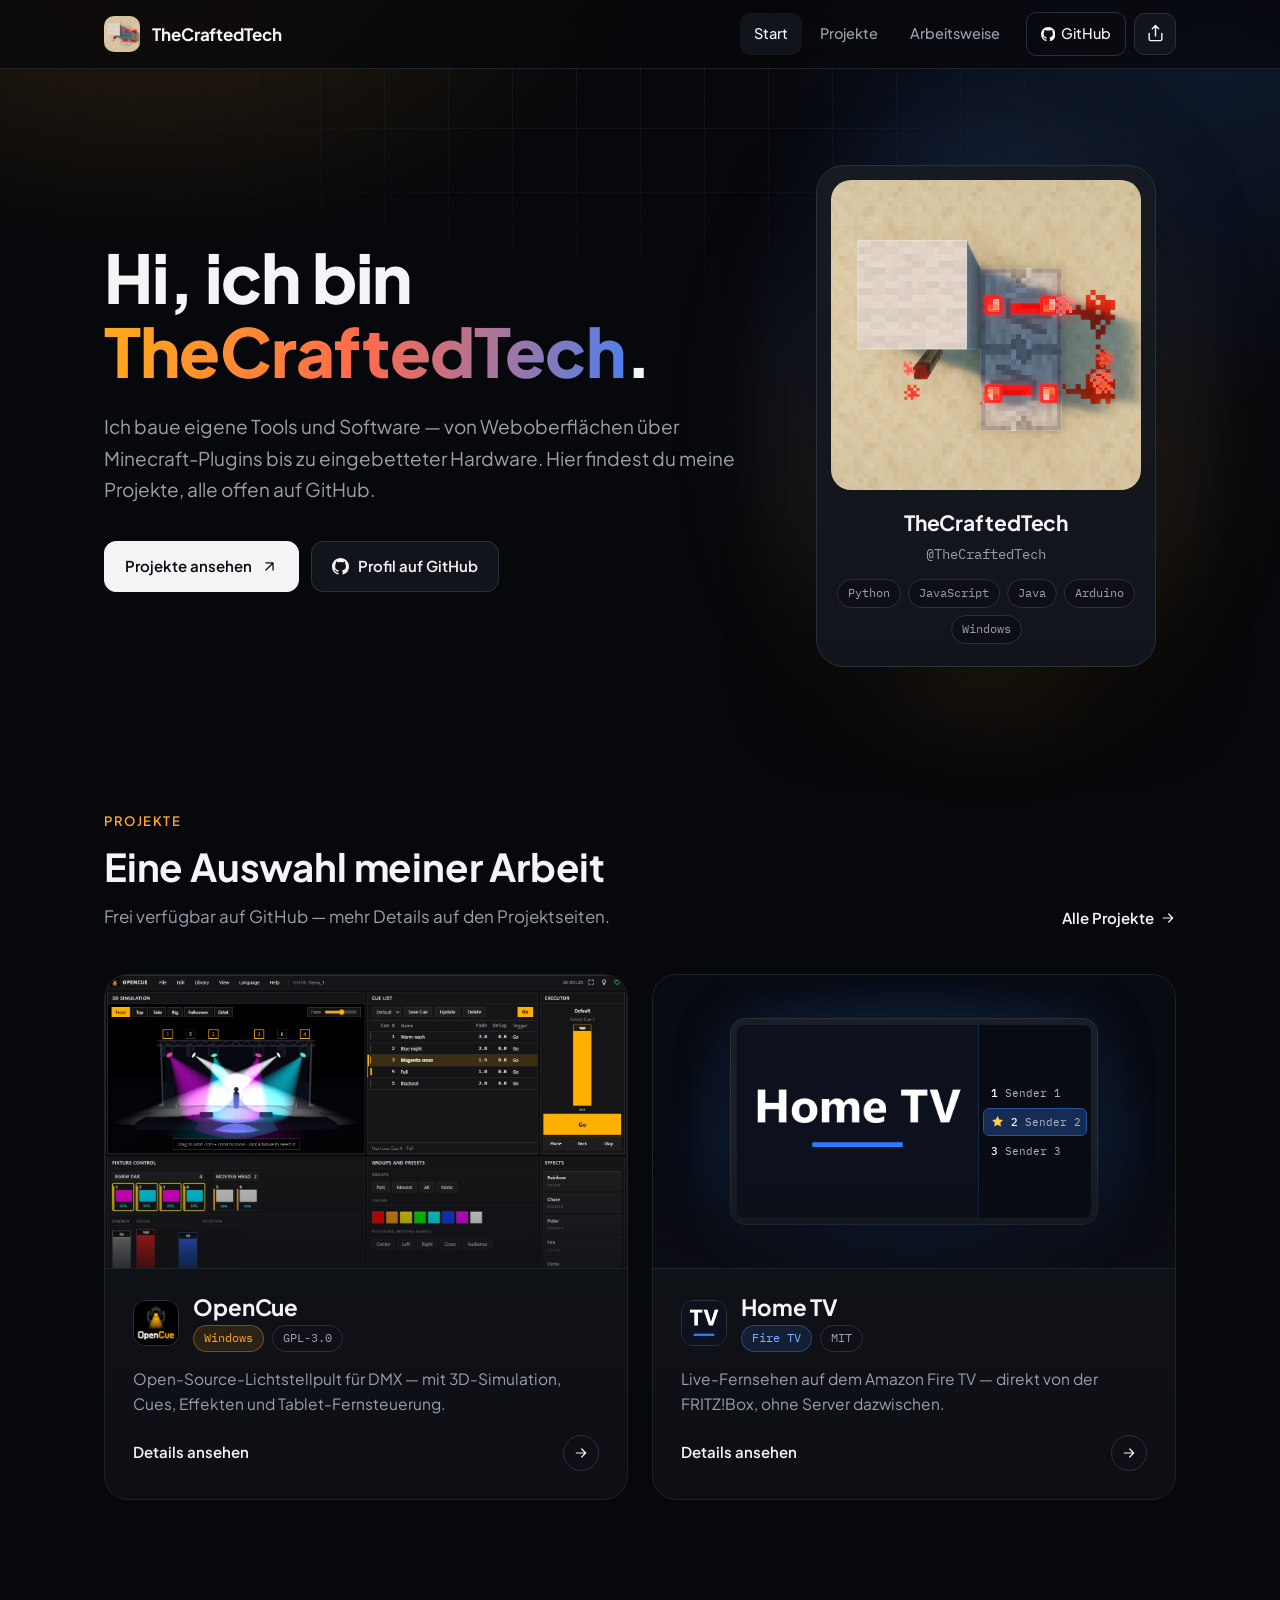
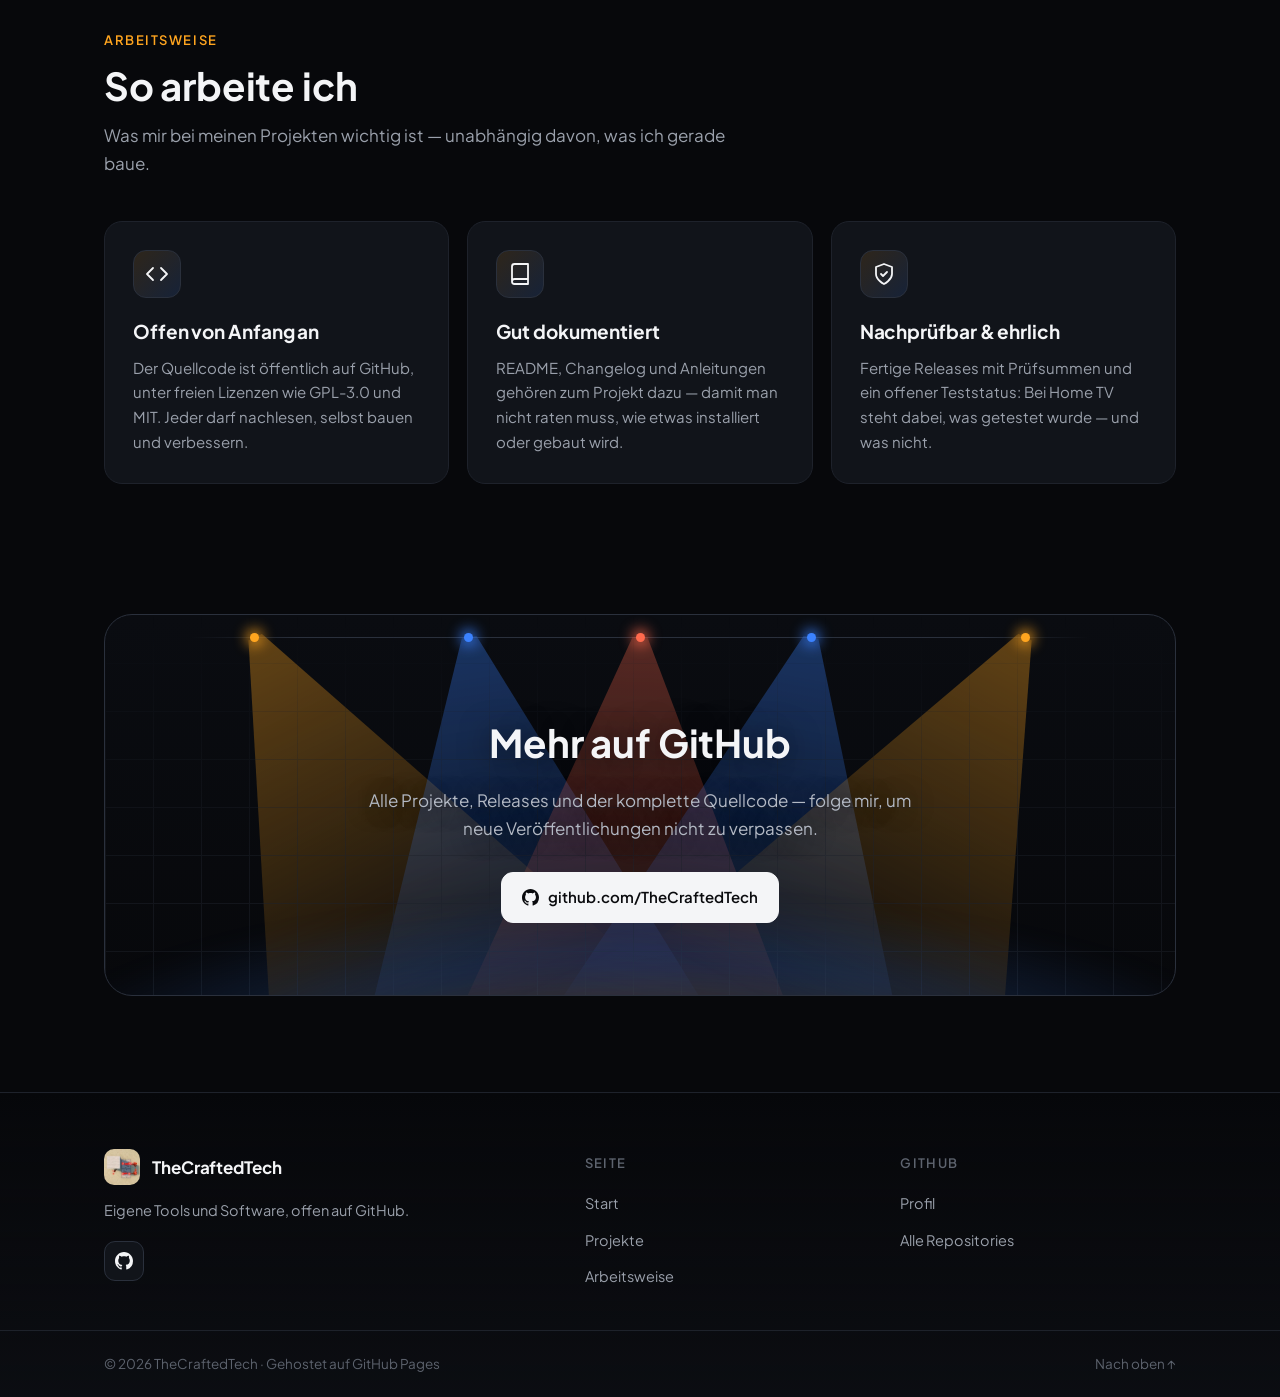
<file: index.html>
<!doctype html>
<html lang="de">
<head>
<meta charset="utf-8">
<meta name="viewport" content="width=device-width, initial-scale=1">
<title>TheCraftedTech — Tools &amp; Software</title>
<meta name="description" content="Profil von TheCraftedTech: eigene Tools und Software als Open Source — darunter OpenCue, ein DMX-Lichtstellpult für Windows, und Home TV für den Fire TV.">
<meta name="author" content="TheCraftedTech">
<meta name="robots" content="index, follow, max-image-preview:large">
<meta name="theme-color" content="#07080b">
<link rel="canonical" href="https://thecraftedtech.github.io/">
<meta property="og:site_name" content="TheCraftedTech">
<meta property="og:locale" content="de_DE">
<meta property="og:type" content="website">
<meta property="og:title" content="TheCraftedTech — Tools &amp; Software">
<meta property="og:description" content="Profil von TheCraftedTech: eigene Tools und Software als Open Source — darunter OpenCue, ein DMX-Lichtstellpult für Windows, und Home TV für den Fire TV.">
<meta property="og:url" content="https://thecraftedtech.github.io/">
<meta property="og:image" content="https://thecraftedtech.github.io/assets/img/og/og-home.jpg">
<meta property="og:image:type" content="image/jpeg">
<meta property="og:image:width" content="1200">
<meta property="og:image:height" content="630">
<meta property="og:image:alt" content="TheCraftedTech — Tools &amp; Software, mit Logo einer Redstone-Clock">
<meta name="twitter:card" content="summary_large_image">
<meta name="twitter:title" content="TheCraftedTech — Tools &amp; Software">
<meta name="twitter:description" content="Profil von TheCraftedTech: eigene Tools und Software als Open Source — darunter OpenCue, ein DMX-Lichtstellpult für Windows, und Home TV für den Fire TV.">
<meta name="twitter:image" content="https://thecraftedtech.github.io/assets/img/og/og-home.jpg">
<meta name="twitter:image:alt" content="TheCraftedTech — Tools &amp; Software, mit Logo einer Redstone-Clock">
<meta name="google-site-verification" content="KJpm586hY-CZjQABYOZ9OPLWuqUyl0kTLkgnbjriHA8" />
<link rel="icon" type="image/png" sizes="192x192" href="assets/img/logo-192.png">
<link rel="apple-touch-icon" href="assets/img/logo-192.png">
<link rel="preload" href="assets/fonts/jakarta.woff2" as="font" type="font/woff2" crossorigin>
<link rel="stylesheet" href="assets/css/site.css">
<script>document.documentElement.classList.add('js')</script>
<script type="application/ld+json">{"@context":"https://schema.org","@graph":[{"@type":"WebSite","@id":"https://thecraftedtech.github.io/#website","url":"https://thecraftedtech.github.io/","name":"TheCraftedTech","inLanguage":"de","publisher":{"@id":"https://thecraftedtech.github.io/#person"}},{"@type":"ProfilePage","@id":"https://thecraftedtech.github.io/#profilepage","url":"https://thecraftedtech.github.io/","name":"TheCraftedTech — Tools & Software","inLanguage":"de","isPartOf":{"@id":"https://thecraftedtech.github.io/#website"},"mainEntity":{"@id":"https://thecraftedtech.github.io/#person"},"primaryImageOfPage":{"@type":"ImageObject","url":"https://thecraftedtech.github.io/assets/img/og/og-home.jpg"}},{"@type":"Person","@id":"https://thecraftedtech.github.io/#person","name":"TheCraftedTech","alternateName":"TheCraftedTech","url":"https://thecraftedtech.github.io/","image":"https://thecraftedtech.github.io/assets/img/logo-512.png","description":"Entwickelt eigene Tools und Software und veröffentlicht sie als Open Source.","knowsAbout":["Python","JavaScript","Java","Arduino","Windows-Software"],"sameAs":["https://github.com/TheCraftedTech"]}]}</script>
</head>
<body data-share-image="assets/img/og/og-home.jpg">

<div class="bg-glow"></div>
<div class="bg-grid"></div>

<header class="nav" id="nav">
  <div class="wrap nav-inner">
    <a class="brand" href="index.html" aria-label="TheCraftedTech — Startseite">
      <img src="assets/img/logo-96.webp" alt="" width="36" height="36">
      TheCraftedTech
    </a>
    <div class="nav-right">
      <nav class="nav-links" id="navlinks" aria-label="Hauptnavigation">
      <a href="index.html" aria-current="page">Start</a>
      <a href="projekte/index.html">Projekte</a>
      <a href="index.html#arbeitsweise">Arbeitsweise</a>
      <a class="btn-nav" href="https://github.com/TheCraftedTech" target="_blank" rel="noopener">
        <svg class="icon fill" viewBox="0 0 16 16"><use href="#i-github"/></svg> GitHub
      </a>
    </nav>
      <button class="icon-btn" type="button" data-share-open aria-label="Seite teilen" title="Seite teilen"><svg class="icon"><use href="#i-share"/></svg></button>
      <button class="burger" id="burger" aria-label="Menü öffnen" aria-expanded="false" aria-controls="navlinks">
      <svg class="icon"><use href="#i-menu"/></svg>
    </button>
    </div>
  </div>
</header>

<main id="top">

  <!-- HERO -->
  <section class="hero">
    <div class="wrap hero-grid">
      <div>
        <h1>Hi, ich bin <span class="grad">TheCraftedTech</span>.</h1>
        <p class="lede">Ich baue eigene Tools und Software — von Weboberflächen über Minecraft-Plugins bis zu eingebetteter Hardware. Hier findest du meine Projekte, alle offen auf GitHub.</p>
        <div class="hero-cta">
          <a class="btn btn-primary" href="projekte/index.html">Projekte ansehen <svg class="icon"><use href="#i-arrow"/></svg></a>
          <a class="btn" href="https://github.com/TheCraftedTech" target="_blank" rel="noopener"><svg class="icon fill" viewBox="0 0 16 16"><use href="#i-github"/></svg> Profil auf GitHub</a>
        </div>
      </div>

      <div class="profile reveal">
        <div class="profile-card">
          <img class="logo-big" src="assets/img/logo-1200.webp" alt="Logo von TheCraftedTech: eine Redstone-Clock aus Minecraft" width="1200" height="1200">
          <div class="profile-meta">
            <h2>TheCraftedTech</h2>
            <p>@TheCraftedTech</p>
            <div class="chips">
              <span class="chip">Python</span>
              <span class="chip">JavaScript</span>
              <span class="chip">Java</span>
              <span class="chip">Arduino</span>
              <span class="chip">Windows</span>
            </div>
          </div>
        </div>
      </div>
    </div>
  </section>

  <!-- PROJEKTE (Teaser) -->
  <section class="block" id="projekte">
    <div class="wrap">
      <div class="section-head row reveal">
        <div>
          <p class="kicker">Projekte</p>
          <h2 class="title">Eine Auswahl meiner Arbeit</h2>
          <p>Frei verfügbar auf GitHub — mehr Details auf den Projektseiten.</p>
        </div>
        <a class="text-link" href="projekte/index.html">Alle Projekte <svg class="icon"><use href="#i-right"/></svg></a>
      </div>

      <div class="p-grid">
        <a class="p-card oc reveal" href="projekte/opencue.html">
          <div class="p-media"><img src="assets/img/opencue-demo.webp" alt="OpenCue mit 3D-Bühnensimulation und Cue-Liste" width="1436" height="919" loading="lazy"></div>
          <div class="p-body">
            <div class="p-head">
              <img class="p-logo" src="assets/img/opencue-icon.png" alt="" width="46" height="46">
              <div>
                <h3>OpenCue</h3>
                <div class="badges"><span class="badge accent-o">Windows</span><span class="badge">GPL-3.0</span></div>
              </div>
            </div>
            <p class="p-tagline">Open-Source-Lichtstellpult für DMX — mit 3D-Simulation, Cues, Effekten und Tablet-Fernsteuerung.</p>
            <div class="p-more"><span>Details ansehen</span><span class="arrow"><svg class="icon"><use href="#i-right"/></svg></span></div>
          </div>
        </a>

        <a class="p-card tv reveal" href="projekte/hometv.html">
          <div class="p-media tvbg">
            <div class="tv-set" aria-hidden="true">
              <div class="tv-screen">
                <img src="assets/img/hometv-banner.png" alt="" width="1280" height="720" loading="lazy">
                <div class="tv-ui">
                  <div class="tv-row"><b>1</b> Sender 1</div>
                  <div class="tv-row on"><svg class="icon fill"><use href="#i-star"/></svg><b>2</b> Sender 2</div>
                  <div class="tv-row"><b>3</b> Sender 3</div>
                </div>
              </div>
            </div>
          </div>
          <div class="p-body">
            <div class="p-head">
              <img class="p-logo" src="assets/img/hometv-icon.png" alt="" width="46" height="46">
              <div>
                <h3>Home TV</h3>
                <div class="badges"><span class="badge accent-b">Fire TV</span><span class="badge">MIT</span></div>
              </div>
            </div>
            <p class="p-tagline">Live-Fernsehen auf dem Amazon Fire TV — direkt von der FRITZ!Box, ohne Server dazwischen.</p>
            <div class="p-more"><span>Details ansehen</span><span class="arrow"><svg class="icon"><use href="#i-right"/></svg></span></div>
          </div>
        </a>
      </div>
    </div>
  </section>

  <!-- ARBEITSWEISE -->
  <section class="block" id="arbeitsweise">
    <div class="wrap">
      <div class="section-head reveal">
        <p class="kicker">Arbeitsweise</p>
        <h2 class="title">So arbeite ich</h2>
        <p>Was mir bei meinen Projekten wichtig ist — unabhängig davon, was ich gerade baue.</p>
      </div>
      <div class="values">
        <div class="value reveal">
          <div class="v-icon"><svg class="icon"><use href="#i-code"/></svg></div>
          <h3>Offen von Anfang an</h3>
          <p>Der Quellcode ist öffentlich auf GitHub, unter freien Lizenzen wie GPL-3.0 und MIT. Jeder darf nachlesen, selbst bauen und verbessern.</p>
        </div>
        <div class="value reveal">
          <div class="v-icon"><svg class="icon"><use href="#i-book"/></svg></div>
          <h3>Gut dokumentiert</h3>
          <p>README, Changelog und Anleitungen gehören zum Projekt dazu — damit man nicht raten muss, wie etwas installiert oder gebaut wird.</p>
        </div>
        <div class="value reveal">
          <div class="v-icon"><svg class="icon"><use href="#i-shield"/></svg></div>
          <h3>Nachprüfbar &amp; ehrlich</h3>
          <p>Fertige Releases mit Prüfsummen und ein offener Teststatus: Bei Home TV steht dabei, was getestet wurde — und was nicht.</p>
        </div>
      </div>
    </div>
  </section>

  <!-- CTA -->
  <section class="block" style="padding-bottom:0">
    <div class="wrap">
      <div class="cta reveal">
        <div class="stage" aria-hidden="true">
          <div class="truss"></div>
          <span class="beam" style="--x:14%; --r:-26deg; --c:rgba(255,165,31,.85); --d:7s"></span>
          <span class="beam" style="--x:34%; --r:-9deg;  --c:rgba(59,130,255,.8);  --d:9s"></span>
          <span class="beam" style="--x:50%; --r:2deg;   --c:rgba(255,106,77,.75); --d:8s"></span>
          <span class="beam" style="--x:66%; --r:11deg;  --c:rgba(59,130,255,.8);  --d:10s"></span>
          <span class="beam" style="--x:86%; --r:27deg;  --c:rgba(255,165,31,.85); --d:7.5s"></span>
          <span class="lamp" style="--x:14%; --c2:#ffa51f"></span>
          <span class="lamp" style="--x:34%; --c2:#3b82ff"></span>
          <span class="lamp" style="--x:50%; --c2:#ff6a4d"></span>
          <span class="lamp" style="--x:66%; --c2:#3b82ff"></span>
          <span class="lamp" style="--x:86%; --c2:#ffa51f"></span>
          <div class="grid"></div>
          <div class="floor"></div>
        </div>
        <h2>Mehr auf GitHub</h2>
        <p>Alle Projekte, Releases und der komplette Quellcode — folge mir, um neue Veröffentlichungen nicht zu verpassen.</p>
        <div class="actions">
          <a class="btn btn-primary" href="https://github.com/TheCraftedTech" target="_blank" rel="noopener"><svg class="icon fill" viewBox="0 0 16 16"><use href="#i-github"/></svg> github.com/TheCraftedTech</a>
        </div>
      </div>
    </div>
  </section>
</main>

<footer>
  <div class="wrap foot-grid">
    <div class="foot-brand">
      <a class="brand" href="index.html"><img src="assets/img/logo-96.webp" alt="" width="36" height="36"> TheCraftedTech</a>
      <p>Eigene Tools und Software, offen auf GitHub.</p>
      <div class="social">
        <a href="https://github.com/TheCraftedTech" target="_blank" rel="noopener" aria-label="GitHub-Profil"><svg class="icon fill" viewBox="0 0 16 16"><use href="#i-github"/></svg></a>
      </div>
    </div>
    <div>
      <h4>Seite</h4>
      <ul>
        <li><a href="index.html">Start</a></li>
        <li><a href="projekte/index.html">Projekte</a></li>
        <li><a href="index.html#arbeitsweise">Arbeitsweise</a></li>
      </ul>
    </div>
    <div>
      <h4>GitHub</h4>
      <ul>
        <li><a href="https://github.com/TheCraftedTech" target="_blank" rel="noopener">Profil</a></li>
        <li><a href="https://github.com/TheCraftedTech?tab=repositories" target="_blank" rel="noopener">Alle Repositories</a></li>
      </ul>
    </div>
  </div>
  <div class="foot-bottom">
    <div class="wrap">
      <span>© 2026 TheCraftedTech · Gehostet auf GitHub Pages</span>
      <a href="#top">Nach oben ↑</a>
    </div>
  </div>
</footer>

<script src="assets/js/main.js"></script>
</body>
</html>
</file>
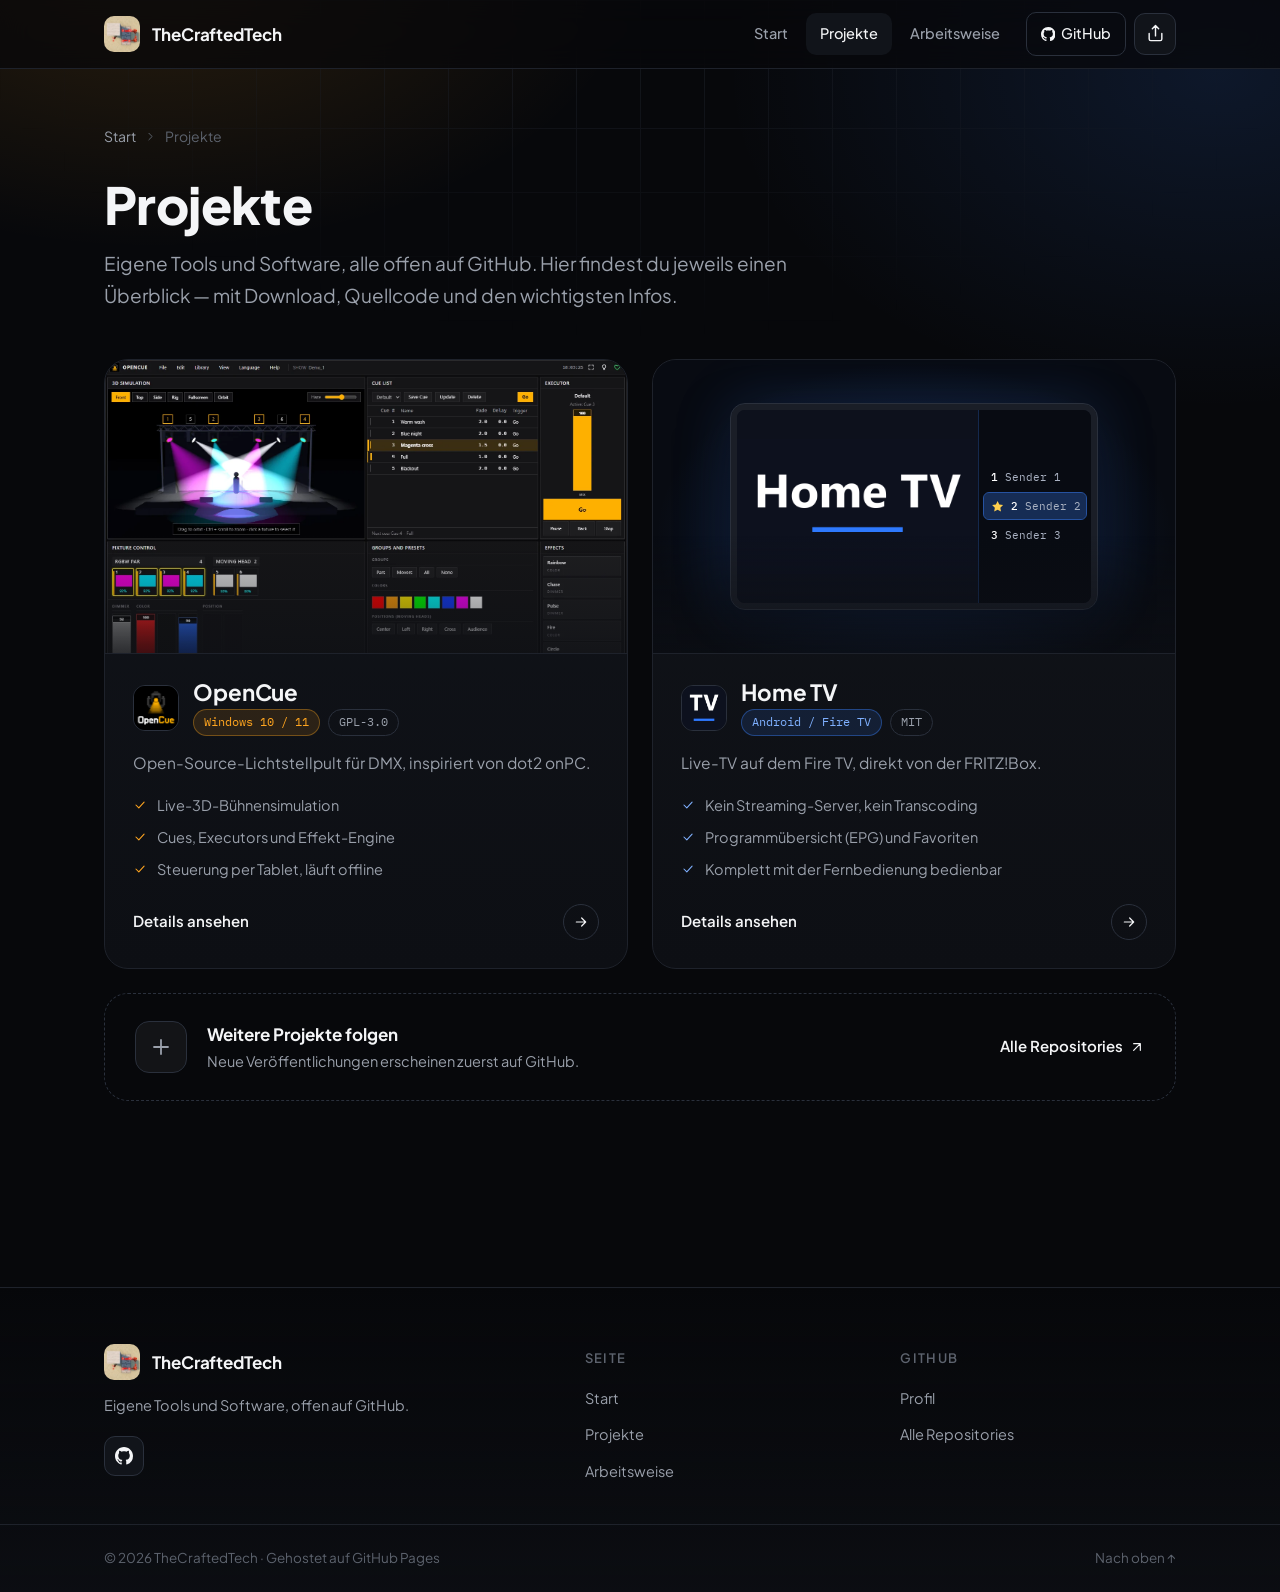
<file: projekte/index.html>
<!doctype html>
<html lang="de">
<head>
<meta charset="utf-8">
<meta name="viewport" content="width=device-width, initial-scale=1">
<title>Projekte — TheCraftedTech</title>
<meta name="description" content="Alle Open-Source-Projekte von TheCraftedTech im Überblick: OpenCue (DMX-Lichtstellpult für Windows) und Home TV (Live-TV für den Fire TV).">
<meta name="author" content="TheCraftedTech">
<meta name="robots" content="index, follow, max-image-preview:large">
<meta name="theme-color" content="#07080b">
<link rel="canonical" href="https://thecraftedtech.github.io/projekte/">
<meta property="og:site_name" content="TheCraftedTech">
<meta property="og:locale" content="de_DE">
<meta property="og:type" content="website">
<meta property="og:title" content="Projekte — TheCraftedTech">
<meta property="og:description" content="Alle Open-Source-Projekte von TheCraftedTech im Überblick: OpenCue (DMX-Lichtstellpult für Windows) und Home TV (Live-TV für den Fire TV).">
<meta property="og:url" content="https://thecraftedtech.github.io/projekte/">
<meta property="og:image" content="https://thecraftedtech.github.io/assets/img/og/og-projekte.jpg">
<meta property="og:image:type" content="image/jpeg">
<meta property="og:image:width" content="1200">
<meta property="og:image:height" content="630">
<meta property="og:image:alt" content="Projekte von TheCraftedTech: OpenCue und Home TV">
<meta name="twitter:card" content="summary_large_image">
<meta name="twitter:title" content="Projekte — TheCraftedTech">
<meta name="twitter:description" content="Alle Open-Source-Projekte von TheCraftedTech im Überblick: OpenCue (DMX-Lichtstellpult für Windows) und Home TV (Live-TV für den Fire TV).">
<meta name="twitter:image" content="https://thecraftedtech.github.io/assets/img/og/og-projekte.jpg">
<meta name="twitter:image:alt" content="Projekte von TheCraftedTech: OpenCue und Home TV">
<link rel="icon" type="image/png" sizes="192x192" href="../assets/img/logo-192.png">
<link rel="apple-touch-icon" href="../assets/img/logo-192.png">
<link rel="preload" href="../assets/fonts/jakarta.woff2" as="font" type="font/woff2" crossorigin>
<link rel="stylesheet" href="../assets/css/site.css">
<script>document.documentElement.classList.add('js')</script>
<script type="application/ld+json">{"@context":"https://schema.org","@graph":[{"@type":"CollectionPage","@id":"https://thecraftedtech.github.io/projekte/#page","url":"https://thecraftedtech.github.io/projekte/","name":"Projekte — TheCraftedTech","inLanguage":"de","isPartOf":{"@id":"https://thecraftedtech.github.io/#website"},"about":{"@id":"https://thecraftedtech.github.io/#person"},"mainEntity":{"@type":"ItemList","itemListElement":[{"@type":"ListItem","position":1,"name":"OpenCue","url":"https://thecraftedtech.github.io/projekte/opencue.html"},{"@type":"ListItem","position":2,"name":"Home TV","url":"https://thecraftedtech.github.io/projekte/hometv.html"}]}},{"@type":"BreadcrumbList","itemListElement":[{"@type":"ListItem","position":1,"name":"Start","item":"https://thecraftedtech.github.io/"},{"@type":"ListItem","position":2,"name":"Projekte","item":"https://thecraftedtech.github.io/projekte/"}]}]}</script>
</head>
<body data-share-image="../assets/img/og/og-projekte.jpg">

<div class="bg-glow"></div>
<div class="bg-grid"></div>

<header class="nav" id="nav">
  <div class="wrap nav-inner">
    <a class="brand" href="../index.html" aria-label="TheCraftedTech — Startseite">
      <img src="../assets/img/logo-96.webp" alt="" width="36" height="36">
      TheCraftedTech
    </a>
    <div class="nav-right">
      <nav class="nav-links" id="navlinks" aria-label="Hauptnavigation">
      <a href="../index.html">Start</a>
      <a href="index.html" aria-current="page">Projekte</a>
      <a href="../index.html#arbeitsweise">Arbeitsweise</a>
      <a class="btn-nav" href="https://github.com/TheCraftedTech" target="_blank" rel="noopener">
        <svg class="icon fill" viewBox="0 0 16 16"><use href="#i-github"/></svg> GitHub
      </a>
    </nav>
      <button class="icon-btn" type="button" data-share-open aria-label="Seite teilen" title="Seite teilen"><svg class="icon"><use href="#i-share"/></svg></button>
      <button class="burger" id="burger" aria-label="Menü öffnen" aria-expanded="false" aria-controls="navlinks">
      <svg class="icon"><use href="#i-menu"/></svg>
    </button>
    </div>
  </div>
</header>

<main id="top">
  <div class="wrap">
    <section class="page-hero">
      <nav class="crumbs" aria-label="Brotkrümel">
        <a href="../index.html">Start</a><svg class="icon"><use href="#i-chev"/></svg><span>Projekte</span>
      </nav>
      <h1>Projekte</h1>
      <p class="lede">Eigene Tools und Software, alle offen auf GitHub. Hier findest du jeweils einen Überblick — mit Download, Quellcode und den wichtigsten Infos.</p>
    </section>

    <section class="block" style="padding-top:0">
      <div class="p-grid">

        <a class="p-card oc reveal" href="opencue.html">
          <div class="p-media"><img src="../assets/img/opencue-demo.webp" alt="OpenCue mit 3D-Bühnensimulation und Cue-Liste" width="1436" height="919" loading="lazy"></div>
          <div class="p-body">
            <div class="p-head">
              <img class="p-logo" src="../assets/img/opencue-icon.png" alt="" width="46" height="46">
              <div>
                <h3>OpenCue</h3>
                <div class="badges"><span class="badge accent-o">Windows 10 / 11</span><span class="badge">GPL-3.0</span></div>
              </div>
            </div>
            <p class="p-tagline">Open-Source-Lichtstellpult für DMX, inspiriert von dot2 onPC.</p>
            <ul class="p-points">
              <li><svg class="icon"><use href="#i-check"/></svg>Live-3D-Bühnensimulation</li>
              <li><svg class="icon"><use href="#i-check"/></svg>Cues, Executors und Effekt-Engine</li>
              <li><svg class="icon"><use href="#i-check"/></svg>Steuerung per Tablet, läuft offline</li>
            </ul>
            <div class="p-more"><span>Details ansehen</span><span class="arrow"><svg class="icon"><use href="#i-right"/></svg></span></div>
          </div>
        </a>

        <a class="p-card tv reveal" href="hometv.html">
          <div class="p-media tvbg">
            <div class="tv-set" aria-hidden="true">
              <div class="tv-screen">
                <img src="../assets/img/hometv-banner.png" alt="" width="1280" height="720" loading="lazy">
                <div class="tv-ui">
                  <div class="tv-row"><b>1</b> Sender 1</div>
                  <div class="tv-row on"><svg class="icon fill"><use href="#i-star"/></svg><b>2</b> Sender 2</div>
                  <div class="tv-row"><b>3</b> Sender 3</div>
                </div>
              </div>
            </div>
          </div>
          <div class="p-body">
            <div class="p-head">
              <img class="p-logo" src="../assets/img/hometv-icon.png" alt="" width="46" height="46">
              <div>
                <h3>Home TV</h3>
                <div class="badges"><span class="badge accent-b">Android / Fire TV</span><span class="badge">MIT</span></div>
              </div>
            </div>
            <p class="p-tagline">Live-TV auf dem Fire TV, direkt von der FRITZ!Box.</p>
            <ul class="p-points">
              <li><svg class="icon"><use href="#i-check"/></svg>Kein Streaming-Server, kein Transcoding</li>
              <li><svg class="icon"><use href="#i-check"/></svg>Programmübersicht (EPG) und Favoriten</li>
              <li><svg class="icon"><use href="#i-check"/></svg>Komplett mit der Fernbedienung bedienbar</li>
            </ul>
            <div class="p-more"><span>Details ansehen</span><span class="arrow"><svg class="icon"><use href="#i-right"/></svg></span></div>
          </div>
        </a>

        <div class="p-soon reveal">
          <div class="s-icon"><svg class="icon"><use href="#i-plus"/></svg></div>
          <div class="s-text"><b>Weitere Projekte folgen</b><span>Neue Veröffentlichungen erscheinen zuerst auf GitHub.</span></div>
          <a class="text-link" href="https://github.com/TheCraftedTech?tab=repositories" target="_blank" rel="noopener">Alle Repositories <svg class="icon"><use href="#i-arrow"/></svg></a>
        </div>

      </div>
    </section>
  </div>
</main>

<footer>
  <div class="wrap foot-grid">
    <div class="foot-brand">
      <a class="brand" href="../index.html"><img src="../assets/img/logo-96.webp" alt="" width="36" height="36"> TheCraftedTech</a>
      <p>Eigene Tools und Software, offen auf GitHub.</p>
      <div class="social">
        <a href="https://github.com/TheCraftedTech" target="_blank" rel="noopener" aria-label="GitHub-Profil"><svg class="icon fill" viewBox="0 0 16 16"><use href="#i-github"/></svg></a>
      </div>
    </div>
    <div>
      <h4>Seite</h4>
      <ul>
        <li><a href="../index.html">Start</a></li>
        <li><a href="index.html">Projekte</a></li>
        <li><a href="../index.html#arbeitsweise">Arbeitsweise</a></li>
      </ul>
    </div>
    <div>
      <h4>GitHub</h4>
      <ul>
        <li><a href="https://github.com/TheCraftedTech" target="_blank" rel="noopener">Profil</a></li>
        <li><a href="https://github.com/TheCraftedTech?tab=repositories" target="_blank" rel="noopener">Alle Repositories</a></li>
      </ul>
    </div>
  </div>
  <div class="foot-bottom">
    <div class="wrap">
      <span>© 2026 TheCraftedTech · Gehostet auf GitHub Pages</span>
      <a href="#top">Nach oben ↑</a>
    </div>
  </div>
</footer>

<script src="../assets/js/main.js"></script>
</body>
</html>
</file>
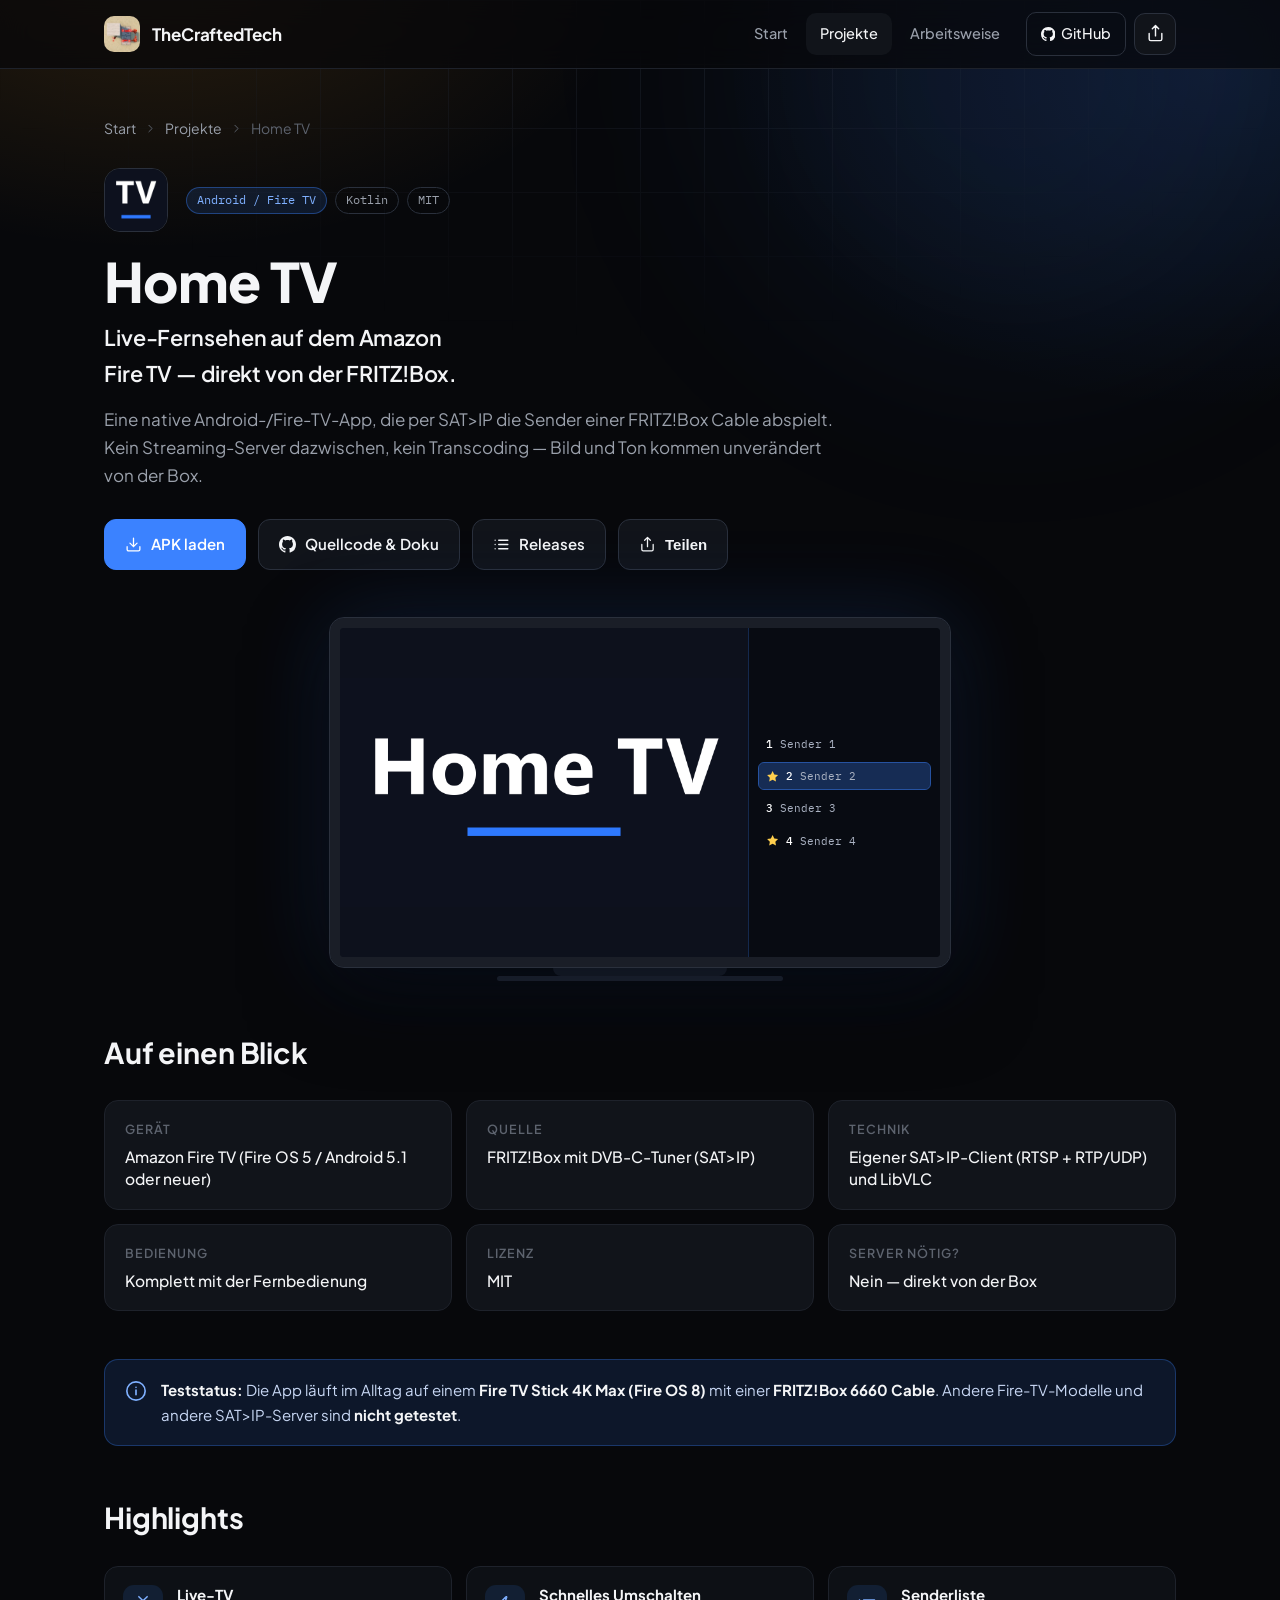
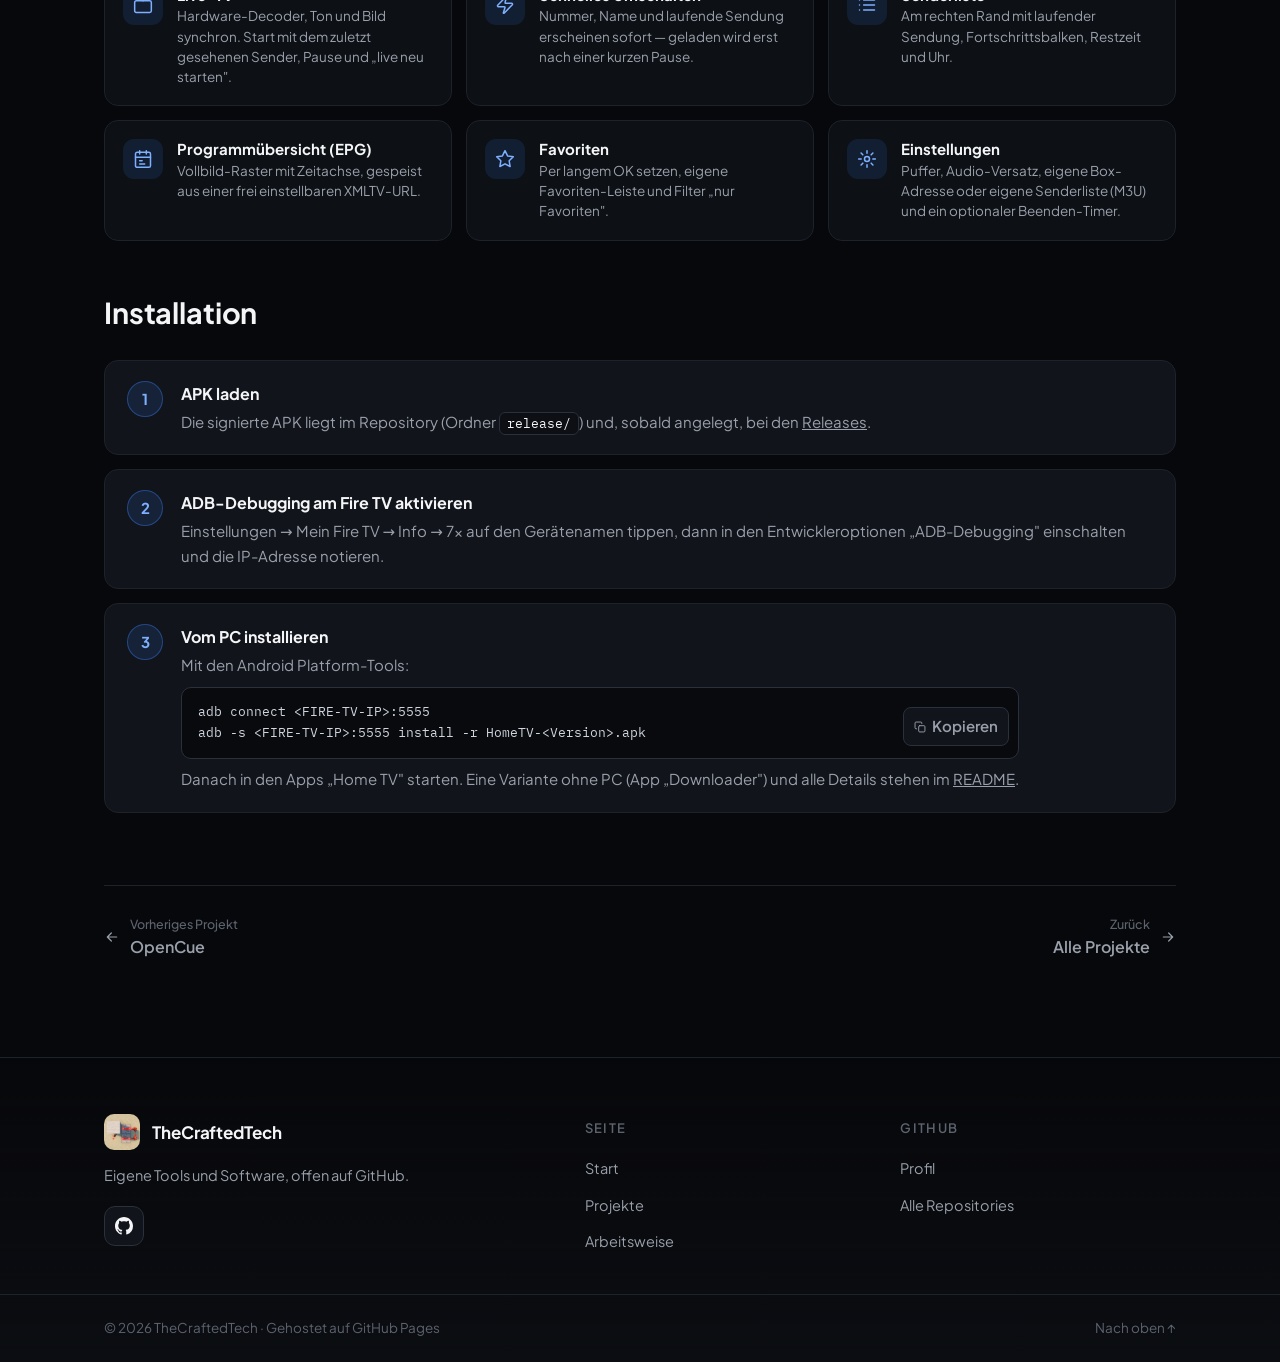
<file: projekte/hometv.html>
<!doctype html>
<html lang="de">
<head>
<meta charset="utf-8">
<meta name="viewport" content="width=device-width, initial-scale=1">
<title>Home TV — Live-TV für den Fire TV | TheCraftedTech</title>
<meta name="description" content="Home TV spielt Live-Fernsehen per SAT&gt;IP direkt von der FRITZ!Box Cable auf dem Amazon Fire TV — ohne Server, ohne Transcoding. Open Source (MIT).">
<meta name="author" content="TheCraftedTech">
<meta name="robots" content="index, follow, max-image-preview:large">
<meta name="theme-color" content="#07080b">
<link rel="canonical" href="https://thecraftedtech.github.io/projekte/hometv.html">
<meta property="og:site_name" content="TheCraftedTech">
<meta property="og:locale" content="de_DE">
<meta property="og:type" content="website">
<meta property="og:title" content="Home TV — Live-TV für den Fire TV | TheCraftedTech">
<meta property="og:description" content="Home TV spielt Live-Fernsehen per SAT&gt;IP direkt von der FRITZ!Box Cable auf dem Amazon Fire TV — ohne Server, ohne Transcoding. Open Source (MIT).">
<meta property="og:url" content="https://thecraftedtech.github.io/projekte/hometv.html">
<meta property="og:image" content="https://thecraftedtech.github.io/assets/img/og/og-hometv.jpg">
<meta property="og:image:type" content="image/jpeg">
<meta property="og:image:width" content="1200">
<meta property="og:image:height" content="630">
<meta property="og:image:alt" content="Home TV — Live-TV-App für den Fire TV mit Senderliste">
<meta name="twitter:card" content="summary_large_image">
<meta name="twitter:title" content="Home TV — Live-TV für den Fire TV | TheCraftedTech">
<meta name="twitter:description" content="Home TV spielt Live-Fernsehen per SAT&gt;IP direkt von der FRITZ!Box Cable auf dem Amazon Fire TV — ohne Server, ohne Transcoding. Open Source (MIT).">
<meta name="twitter:image" content="https://thecraftedtech.github.io/assets/img/og/og-hometv.jpg">
<meta name="twitter:image:alt" content="Home TV — Live-TV-App für den Fire TV mit Senderliste">
<link rel="icon" type="image/png" sizes="192x192" href="../assets/img/logo-192.png">
<link rel="apple-touch-icon" href="../assets/img/logo-192.png">
<link rel="preload" href="../assets/fonts/jakarta.woff2" as="font" type="font/woff2" crossorigin>
<link rel="stylesheet" href="../assets/css/site.css">
<script>document.documentElement.classList.add('js')</script>
<script type="application/ld+json">{"@context":"https://schema.org","@graph":[{"@type":"SoftwareApplication","@id":"https://thecraftedtech.github.io/projekte/hometv.html#app","name":"Home TV","url":"https://thecraftedtech.github.io/projekte/hometv.html","description":"Native Fire-TV-App, die Live-Fernsehen per SAT>IP direkt von einer FRITZ!Box Cable abspielt.","applicationCategory":"MultimediaApplication","operatingSystem":"Android, Fire OS","inLanguage":"de","license":"https://opensource.org/licenses/MIT","downloadUrl":"https://github.com/TheCraftedTech/HomeTV/releases","codeRepository":"https://github.com/TheCraftedTech/HomeTV","image":"https://thecraftedtech.github.io/assets/img/og/og-hometv.jpg","author":{"@id":"https://thecraftedtech.github.io/#person"},"offers":{"@type":"Offer","price":"0","priceCurrency":"EUR"}},{"@type":"BreadcrumbList","itemListElement":[{"@type":"ListItem","position":1,"name":"Start","item":"https://thecraftedtech.github.io/"},{"@type":"ListItem","position":2,"name":"Projekte","item":"https://thecraftedtech.github.io/projekte/"},{"@type":"ListItem","position":3,"name":"Home TV","item":"https://thecraftedtech.github.io/projekte/hometv.html"}]}]}</script>
</head>
<body class="tv" data-share-image="../assets/img/og/og-hometv.jpg">

<div class="bg-glow"></div>
<div class="bg-grid"></div>

<header class="nav" id="nav">
  <div class="wrap nav-inner">
    <a class="brand" href="../index.html" aria-label="TheCraftedTech — Startseite">
      <img src="../assets/img/logo-96.webp" alt="" width="36" height="36">
      TheCraftedTech
    </a>
    <div class="nav-right">
      <nav class="nav-links" id="navlinks" aria-label="Hauptnavigation">
      <a href="../index.html">Start</a>
      <a href="index.html" aria-current="page">Projekte</a>
      <a href="../index.html#arbeitsweise">Arbeitsweise</a>
      <a class="btn-nav" href="https://github.com/TheCraftedTech" target="_blank" rel="noopener">
        <svg class="icon fill" viewBox="0 0 16 16"><use href="#i-github"/></svg> GitHub
      </a>
    </nav>
      <button class="icon-btn" type="button" data-share-open aria-label="Seite teilen" title="Seite teilen"><svg class="icon"><use href="#i-share"/></svg></button>
      <button class="burger" id="burger" aria-label="Menü öffnen" aria-expanded="false" aria-controls="navlinks">
      <svg class="icon"><use href="#i-menu"/></svg>
    </button>
    </div>
  </div>
</header>

<main id="top">
  <div class="wrap">

    <section class="proj-hero tv">
      <nav class="crumbs" aria-label="Brotkrümel">
        <a href="../index.html">Start</a><svg class="icon"><use href="#i-chev"/></svg><a href="index.html">Projekte</a><svg class="icon"><use href="#i-chev"/></svg><span>Home TV</span>
      </nav>
      <div class="p-head">
        <img class="p-logo" src="../assets/img/hometv-icon.png" alt="Home TV Logo" width="64" height="64">
        <div class="badges"><span class="badge accent-b">Android / Fire TV</span><span class="badge">Kotlin</span><span class="badge">MIT</span></div>
      </div>
      <h1>Home TV</h1>
      <p class="tagline">Live-Fernsehen auf dem Amazon Fire TV — direkt von der FRITZ!Box.</p>
      <p class="lede">Eine native Android-/Fire-TV-App, die per SAT&gt;IP die Sender einer FRITZ!Box Cable abspielt. Kein Streaming-Server dazwischen, kein Transcoding — Bild und Ton kommen unverändert von der Box.</p>
      <div class="actions">
        <a class="btn btn-blue" href="https://github.com/TheCraftedTech/HomeTV#download-und-installation" target="_blank" rel="noopener"><svg class="icon"><use href="#i-download"/></svg> APK laden</a>
        <a class="btn" href="https://github.com/TheCraftedTech/HomeTV" target="_blank" rel="noopener"><svg class="icon fill" viewBox="0 0 16 16"><use href="#i-github"/></svg> Quellcode &amp; Doku</a>
        <a class="btn" href="https://github.com/TheCraftedTech/HomeTV/releases" target="_blank" rel="noopener"><svg class="icon"><use href="#i-list"/></svg> Releases</a>
        <button class="btn" type="button" data-share-open><svg class="icon"><use href="#i-share"/></svg> Teilen</button>
      </div>
    </section>

    <div class="showcase reveal" style="padding-top:8px" aria-hidden="true">
      <div class="tv-set">
        <div class="tv-screen">
          <img src="../assets/img/hometv-banner.png" alt="" width="1280" height="720">
          <div class="tv-ui">
            <div class="tv-row"><b>1</b> Sender 1</div>
            <div class="tv-row on"><svg class="icon fill"><use href="#i-star"/></svg><b>2</b> Sender 2</div>
            <div class="tv-row"><b>3</b> Sender 3</div>
            <div class="tv-row"><svg class="icon fill"><use href="#i-star"/></svg><b>4</b> Sender 4</div>
          </div>
        </div>
        <div class="tv-stand"></div>
        <div class="tv-base"></div>
      </div>
    </div>

    <section class="sub-block reveal">
      <h2>Auf einen Blick</h2>
      <dl class="facts">
        <div class="fact"><dt>Gerät</dt><dd>Amazon Fire TV (Fire OS 5 / Android 5.1 oder neuer)</dd></div>
        <div class="fact"><dt>Quelle</dt><dd>FRITZ!Box mit DVB-C-Tuner (SAT&gt;IP)</dd></div>
        <div class="fact"><dt>Technik</dt><dd>Eigener SAT&gt;IP-Client (RTSP + RTP/UDP) und LibVLC</dd></div>
        <div class="fact"><dt>Bedienung</dt><dd>Komplett mit der Fernbedienung</dd></div>
        <div class="fact"><dt>Lizenz</dt><dd>MIT</dd></div>
        <div class="fact"><dt>Server nötig?</dt><dd>Nein — direkt von der Box</dd></div>
      </dl>
    </section>

    <section class="sub-block reveal">
      <div class="note">
        <svg class="icon"><use href="#i-info"/></svg>
        <div><b>Teststatus:</b> Die App läuft im Alltag auf einem <b>Fire TV Stick 4K Max (Fire OS 8)</b> mit einer <b>FRITZ!Box 6660 Cable</b>. Andere Fire-TV-Modelle und andere SAT&gt;IP-Server sind <b>nicht getestet</b>.</div>
      </div>
    </section>

    <section class="sub-block reveal">
      <h2>Highlights</h2>
      <ul class="features">
        <li><span class="f-icon"><svg class="icon"><use href="#i-tv"/></svg></span><div><b>Live-TV</b><span>Hardware-Decoder, Ton und Bild synchron. Start mit dem zuletzt gesehenen Sender, Pause und „live neu starten".</span></div></li>
        <li><span class="f-icon"><svg class="icon"><use href="#i-bolt"/></svg></span><div><b>Schnelles Umschalten</b><span>Nummer, Name und laufende Sendung erscheinen sofort — geladen wird erst nach einer kurzen Pause.</span></div></li>
        <li><span class="f-icon"><svg class="icon"><use href="#i-list"/></svg></span><div><b>Senderliste</b><span>Am rechten Rand mit laufender Sendung, Fortschrittsbalken, Restzeit und Uhr.</span></div></li>
        <li><span class="f-icon"><svg class="icon"><use href="#i-cal"/></svg></span><div><b>Programmübersicht (EPG)</b><span>Vollbild-Raster mit Zeitachse, gespeist aus einer frei einstellbaren XMLTV-URL.</span></div></li>
        <li><span class="f-icon"><svg class="icon"><use href="#i-star"/></svg></span><div><b>Favoriten</b><span>Per langem OK setzen, eigene Favoriten-Leiste und Filter „nur Favoriten".</span></div></li>
        <li><span class="f-icon"><svg class="icon"><use href="#i-gear"/></svg></span><div><b>Einstellungen</b><span>Puffer, Audio-Versatz, eigene Box-Adresse oder eigene Senderliste (M3U) und ein optionaler Beenden-Timer.</span></div></li>
      </ul>
    </section>

    <section class="sub-block reveal">
      <h2>Installation</h2>
      <ol class="steps blue">
        <li><div><b>APK laden</b><span>Die signierte APK liegt im Repository (Ordner <code>release/</code>) und, sobald angelegt, bei den <a href="https://github.com/TheCraftedTech/HomeTV/releases" target="_blank" rel="noopener">Releases</a>.</span></div></li>
        <li><div><b>ADB-Debugging am Fire TV aktivieren</b><span>Einstellungen → Mein Fire TV → Info → 7× auf den Gerätenamen tippen, dann in den Entwickleroptionen „ADB-Debugging" einschalten und die IP-Adresse notieren.</span></div></li>
        <li><div><b>Vom PC installieren</b><span>Mit den Android Platform-Tools:</span>
<pre class="code">adb connect &lt;FIRE-TV-IP&gt;:5555
adb -s &lt;FIRE-TV-IP&gt;:5555 install -r HomeTV-&lt;Version&gt;.apk</pre>
          <span style="margin-top:8px">Danach in den Apps „Home TV" starten. Eine Variante ohne PC (App „Downloader") und alle Details stehen im <a href="https://github.com/TheCraftedTech/HomeTV#download-und-installation" target="_blank" rel="noopener">README</a>.</span></div></li>
      </ol>
    </section>

    <div class="pager">
      <a href="opencue.html"><svg class="icon"><use href="#i-left"/></svg><span><small>Vorheriges Projekt</small>OpenCue</span></a>
      <a class="next" href="index.html"><span><small>Zurück</small>Alle Projekte</span><svg class="icon"><use href="#i-right"/></svg></a>
    </div>

  </div>
</main>

<footer>
  <div class="wrap foot-grid">
    <div class="foot-brand">
      <a class="brand" href="../index.html"><img src="../assets/img/logo-96.webp" alt="" width="36" height="36"> TheCraftedTech</a>
      <p>Eigene Tools und Software, offen auf GitHub.</p>
      <div class="social">
        <a href="https://github.com/TheCraftedTech" target="_blank" rel="noopener" aria-label="GitHub-Profil"><svg class="icon fill" viewBox="0 0 16 16"><use href="#i-github"/></svg></a>
      </div>
    </div>
    <div>
      <h4>Seite</h4>
      <ul>
        <li><a href="../index.html">Start</a></li>
        <li><a href="index.html">Projekte</a></li>
        <li><a href="../index.html#arbeitsweise">Arbeitsweise</a></li>
      </ul>
    </div>
    <div>
      <h4>GitHub</h4>
      <ul>
        <li><a href="https://github.com/TheCraftedTech" target="_blank" rel="noopener">Profil</a></li>
        <li><a href="https://github.com/TheCraftedTech?tab=repositories" target="_blank" rel="noopener">Alle Repositories</a></li>
      </ul>
    </div>
  </div>
  <div class="foot-bottom">
    <div class="wrap">
      <span>© 2026 TheCraftedTech · Gehostet auf GitHub Pages</span>
      <a href="#top">Nach oben ↑</a>
    </div>
  </div>
</footer>

<script src="../assets/js/main.js"></script>
</body>
</html>
</file>
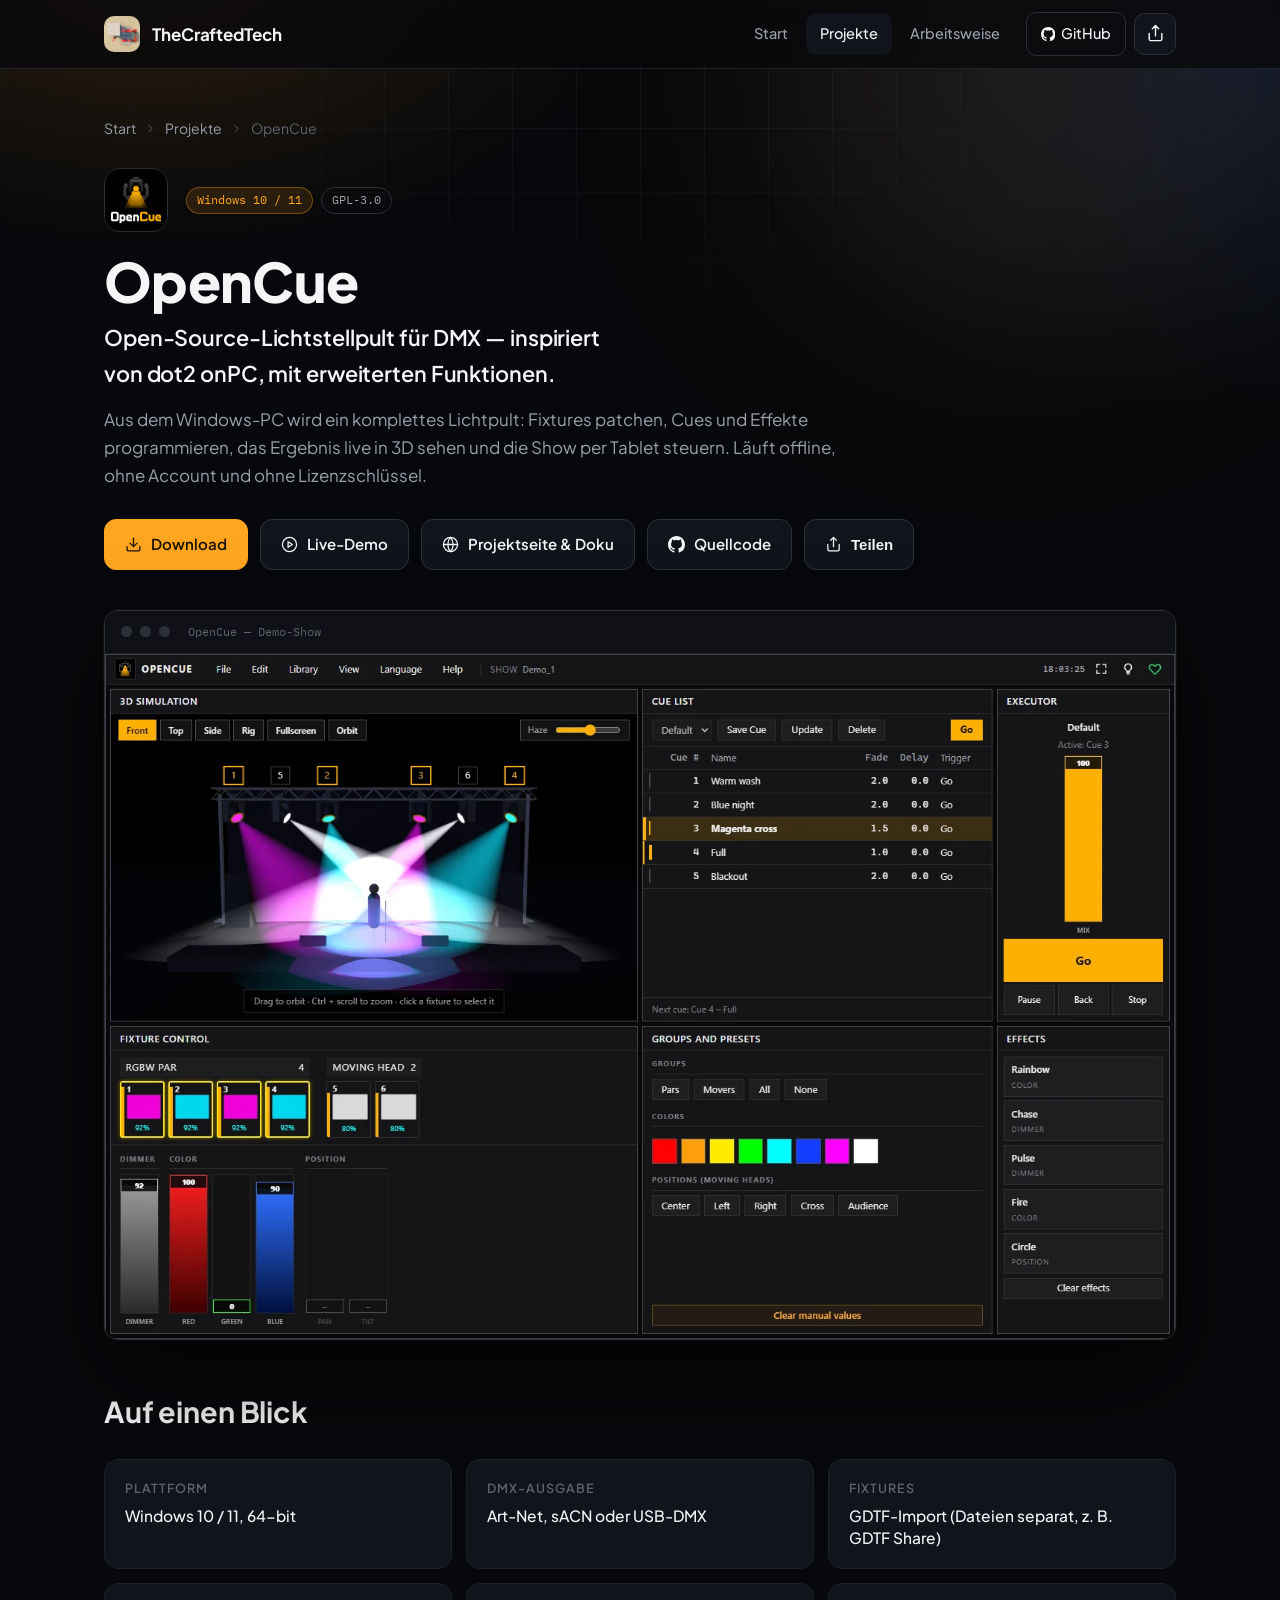
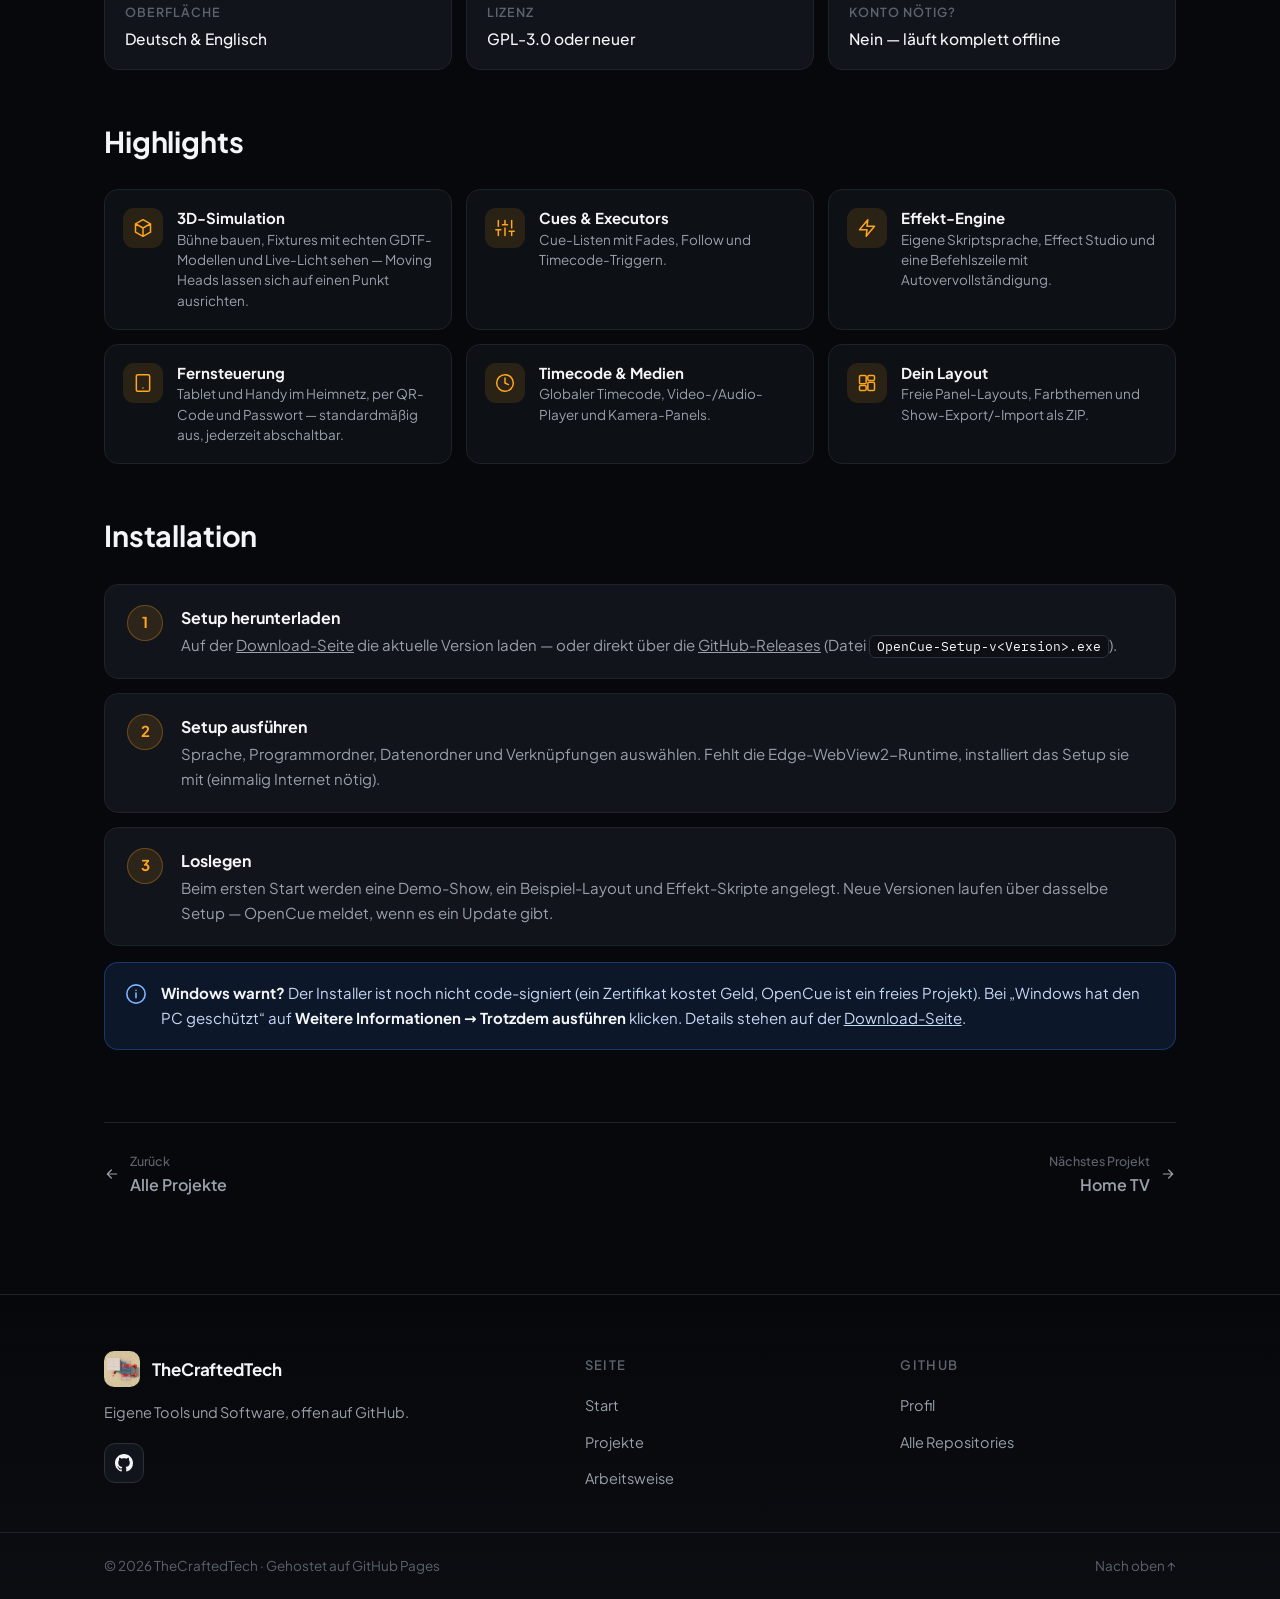
<file: projekte/opencue.html>
<!doctype html>
<html lang="de">
<head>
<meta charset="utf-8">
<meta name="viewport" content="width=device-width, initial-scale=1">
<title>OpenCue — Open-Source-Lichtstellpult für Windows | TheCraftedTech</title>
<meta name="description" content="OpenCue: freies Open-Source-DMX-Lichtstellpult für Windows mit 3D-Simulation, Cues, Effekten und Tablet-Fernsteuerung. Läuft offline, ohne Account.">
<meta name="author" content="TheCraftedTech">
<meta name="robots" content="index, follow, max-image-preview:large">
<meta name="theme-color" content="#07080b">
<link rel="canonical" href="https://thecraftedtech.github.io/projekte/opencue.html">
<meta property="og:site_name" content="TheCraftedTech">
<meta property="og:locale" content="de_DE">
<meta property="og:type" content="website">
<meta property="og:title" content="OpenCue — Open-Source-Lichtstellpult für Windows | TheCraftedTech">
<meta property="og:description" content="OpenCue: freies Open-Source-DMX-Lichtstellpult für Windows mit 3D-Simulation, Cues, Effekten und Tablet-Fernsteuerung. Läuft offline, ohne Account.">
<meta property="og:url" content="https://thecraftedtech.github.io/projekte/opencue.html">
<meta property="og:image" content="https://thecraftedtech.github.io/assets/img/og/og-opencue.jpg">
<meta property="og:image:type" content="image/jpeg">
<meta property="og:image:width" content="1200">
<meta property="og:image:height" content="630">
<meta property="og:image:alt" content="OpenCue — Lichtstellpult mit 3D-Bühnensimulation, Cue-Liste und Executor">
<meta name="twitter:card" content="summary_large_image">
<meta name="twitter:title" content="OpenCue — Open-Source-Lichtstellpult für Windows | TheCraftedTech">
<meta name="twitter:description" content="OpenCue: freies Open-Source-DMX-Lichtstellpult für Windows mit 3D-Simulation, Cues, Effekten und Tablet-Fernsteuerung. Läuft offline, ohne Account.">
<meta name="twitter:image" content="https://thecraftedtech.github.io/assets/img/og/og-opencue.jpg">
<meta name="twitter:image:alt" content="OpenCue — Lichtstellpult mit 3D-Bühnensimulation, Cue-Liste und Executor">
<link rel="icon" type="image/png" sizes="192x192" href="../assets/img/logo-192.png">
<link rel="apple-touch-icon" href="../assets/img/logo-192.png">
<link rel="preload" href="../assets/fonts/jakarta.woff2" as="font" type="font/woff2" crossorigin>
<link rel="stylesheet" href="../assets/css/site.css">
<script>document.documentElement.classList.add('js')</script>
<script type="application/ld+json">{"@context":"https://schema.org","@graph":[{"@type":"SoftwareApplication","@id":"https://thecraftedtech.github.io/projekte/opencue.html#app","name":"OpenCue","url":"https://thecraftedtech.github.io/projekte/opencue.html","description":"Open-Source-Lichtstellpult für DMX unter Windows mit GDTF-Fixtures, Cues, Effekten, 3D-Simulation und Fernsteuerung per Tablet.","applicationCategory":"MultimediaApplication","operatingSystem":"Windows 10, Windows 11","inLanguage":["de","en"],"license":"https://www.gnu.org/licenses/gpl-3.0.html","downloadUrl":"https://thecraftedtech.github.io/opencue/download/","codeRepository":"https://github.com/TheCraftedTech/opencue","image":"https://thecraftedtech.github.io/assets/img/og/og-opencue.jpg","author":{"@id":"https://thecraftedtech.github.io/#person"},"offers":{"@type":"Offer","price":"0","priceCurrency":"EUR"}},{"@type":"BreadcrumbList","itemListElement":[{"@type":"ListItem","position":1,"name":"Start","item":"https://thecraftedtech.github.io/"},{"@type":"ListItem","position":2,"name":"Projekte","item":"https://thecraftedtech.github.io/projekte/"},{"@type":"ListItem","position":3,"name":"OpenCue","item":"https://thecraftedtech.github.io/projekte/opencue.html"}]}]}</script>
</head>
<body class="oc" data-share-image="../assets/img/og/og-opencue.jpg">

<div class="bg-glow"></div>
<div class="bg-grid"></div>

<header class="nav" id="nav">
  <div class="wrap nav-inner">
    <a class="brand" href="../index.html" aria-label="TheCraftedTech — Startseite">
      <img src="../assets/img/logo-96.webp" alt="" width="36" height="36">
      TheCraftedTech
    </a>
    <div class="nav-right">
      <nav class="nav-links" id="navlinks" aria-label="Hauptnavigation">
      <a href="../index.html">Start</a>
      <a href="index.html" aria-current="page">Projekte</a>
      <a href="../index.html#arbeitsweise">Arbeitsweise</a>
      <a class="btn-nav" href="https://github.com/TheCraftedTech" target="_blank" rel="noopener">
        <svg class="icon fill" viewBox="0 0 16 16"><use href="#i-github"/></svg> GitHub
      </a>
    </nav>
      <button class="icon-btn" type="button" data-share-open aria-label="Seite teilen" title="Seite teilen"><svg class="icon"><use href="#i-share"/></svg></button>
      <button class="burger" id="burger" aria-label="Menü öffnen" aria-expanded="false" aria-controls="navlinks">
      <svg class="icon"><use href="#i-menu"/></svg>
    </button>
    </div>
  </div>
</header>

<main id="top">
  <div class="wrap">

    <section class="proj-hero oc">
      <nav class="crumbs" aria-label="Brotkrümel">
        <a href="../index.html">Start</a><svg class="icon"><use href="#i-chev"/></svg><a href="index.html">Projekte</a><svg class="icon"><use href="#i-chev"/></svg><span>OpenCue</span>
      </nav>
      <div class="p-head">
        <img class="p-logo" src="../assets/img/opencue-icon.png" alt="OpenCue Logo" width="64" height="64">
        <div class="badges"><span class="badge accent-o">Windows 10 / 11</span><span class="badge">GPL-3.0</span></div>
      </div>
      <h1>OpenCue</h1>
      <p class="tagline">Open-Source-Lichtstellpult für DMX — inspiriert von dot2 onPC, mit erweiterten Funktionen.</p>
      <p class="lede">Aus dem Windows-PC wird ein komplettes Lichtpult: Fixtures patchen, Cues und Effekte programmieren, das Ergebnis live in 3D sehen und die Show per Tablet steuern. Läuft offline, ohne Account und ohne Lizenzschlüssel.</p>
      <div class="actions">
        <a class="btn btn-orange" href="https://thecraftedtech.github.io/opencue/download/" target="_blank" rel="noopener"><svg class="icon"><use href="#i-download"/></svg> Download</a>
        <a class="btn" href="https://thecraftedtech.github.io/opencue/demo/" target="_blank" rel="noopener"><svg class="icon"><use href="#i-play"/></svg> Live-Demo</a>
        <a class="btn" href="https://thecraftedtech.github.io/opencue/" target="_blank" rel="noopener"><svg class="icon"><use href="#i-globe"/></svg> Projektseite &amp; Doku</a>
        <a class="btn" href="https://github.com/TheCraftedTech/opencue" target="_blank" rel="noopener"><svg class="icon fill" viewBox="0 0 16 16"><use href="#i-github"/></svg> Quellcode</a>
        <button class="btn" type="button" data-share-open><svg class="icon"><use href="#i-share"/></svg> Teilen</button>
      </div>
    </section>

    <figure class="window reveal">
      <div class="window-bar"><i></i><i></i><i></i><span>OpenCue — Demo-Show</span></div>
      <img src="../assets/img/opencue-demo.webp" alt="OpenCue-Oberfläche mit 3D-Bühnensimulation, Cue-Liste, Executor und Fixture-Steuerung" width="1436" height="919" data-zoom>
    </figure>

    <section class="sub-block reveal">
      <h2>Auf einen Blick</h2>
      <dl class="facts">
        <div class="fact"><dt>Plattform</dt><dd>Windows 10 / 11, 64-bit</dd></div>
        <div class="fact"><dt>DMX-Ausgabe</dt><dd>Art-Net, sACN oder USB-DMX</dd></div>
        <div class="fact"><dt>Fixtures</dt><dd>GDTF-Import (Dateien separat, z. B. GDTF Share)</dd></div>
        <div class="fact"><dt>Oberfläche</dt><dd>Deutsch &amp; Englisch</dd></div>
        <div class="fact"><dt>Lizenz</dt><dd>GPL-3.0 oder neuer</dd></div>
        <div class="fact"><dt>Konto nötig?</dt><dd>Nein — läuft komplett offline</dd></div>
      </dl>
    </section>

    <section class="sub-block reveal">
      <h2>Highlights</h2>
      <ul class="features">
        <li><span class="f-icon"><svg class="icon"><use href="#i-lib"/></svg></span><div><b>3D-Simulation</b><span>Bühne bauen, Fixtures mit echten GDTF-Modellen und Live-Licht sehen — Moving Heads lassen sich auf einen Punkt ausrichten.</span></div></li>
        <li><span class="f-icon"><svg class="icon"><use href="#i-sliders"/></svg></span><div><b>Cues &amp; Executors</b><span>Cue-Listen mit Fades, Follow und Timecode-Triggern.</span></div></li>
        <li><span class="f-icon"><svg class="icon"><use href="#i-zap"/></svg></span><div><b>Effekt-Engine</b><span>Eigene Skriptsprache, Effect Studio und eine Befehlszeile mit Autovervollständigung.</span></div></li>
        <li><span class="f-icon"><svg class="icon"><use href="#i-tablet"/></svg></span><div><b>Fernsteuerung</b><span>Tablet und Handy im Heimnetz, per QR-Code und Passwort — standardmäßig aus, jederzeit abschaltbar.</span></div></li>
        <li><span class="f-icon"><svg class="icon"><use href="#i-clock"/></svg></span><div><b>Timecode &amp; Medien</b><span>Globaler Timecode, Video-/Audio-Player und Kamera-Panels.</span></div></li>
        <li><span class="f-icon"><svg class="icon"><use href="#i-panels"/></svg></span><div><b>Dein Layout</b><span>Freie Panel-Layouts, Farbthemen und Show-Export/-Import als ZIP.</span></div></li>
      </ul>
    </section>

    <section class="sub-block reveal">
      <h2>Installation</h2>
      <ol class="steps">
        <li><div><b>Setup herunterladen</b><span>Auf der <a href="https://thecraftedtech.github.io/opencue/download/" target="_blank" rel="noopener">Download-Seite</a> die aktuelle Version laden — oder direkt über die <a href="https://github.com/TheCraftedTech/opencue/releases" target="_blank" rel="noopener">GitHub-Releases</a> (Datei <code>OpenCue-Setup-v&lt;Version&gt;.exe</code>).</span></div></li>
        <li><div><b>Setup ausführen</b><span>Sprache, Programmordner, Datenordner und Verknüpfungen auswählen. Fehlt die Edge-WebView2-Runtime, installiert das Setup sie mit (einmalig Internet nötig).</span></div></li>
        <li><div><b>Loslegen</b><span>Beim ersten Start werden eine Demo-Show, ein Beispiel-Layout und Effekt-Skripte angelegt. Neue Versionen laufen über dasselbe Setup — OpenCue meldet, wenn es ein Update gibt.</span></div></li>
      </ol>
      <div class="note" style="margin-top:16px">
        <svg class="icon"><use href="#i-info"/></svg>
        <div><b>Windows warnt?</b> Der Installer ist noch nicht code-signiert (ein Zertifikat kostet Geld, OpenCue ist ein freies Projekt). Bei „Windows hat den PC geschützt“ auf <b>Weitere Informationen → Trotzdem ausführen</b> klicken. Details stehen auf der <a href="https://thecraftedtech.github.io/opencue/download/" target="_blank" rel="noopener">Download-Seite</a>.</div>
      </div>
    </section>

    <div class="pager">
      <a href="index.html"><svg class="icon"><use href="#i-left"/></svg><span><small>Zurück</small>Alle Projekte</span></a>
      <a class="next" href="hometv.html"><span><small>Nächstes Projekt</small>Home TV</span><svg class="icon"><use href="#i-right"/></svg></a>
    </div>

  </div>
</main>

<footer>
  <div class="wrap foot-grid">
    <div class="foot-brand">
      <a class="brand" href="../index.html"><img src="../assets/img/logo-96.webp" alt="" width="36" height="36"> TheCraftedTech</a>
      <p>Eigene Tools und Software, offen auf GitHub.</p>
      <div class="social">
        <a href="https://github.com/TheCraftedTech" target="_blank" rel="noopener" aria-label="GitHub-Profil"><svg class="icon fill" viewBox="0 0 16 16"><use href="#i-github"/></svg></a>
      </div>
    </div>
    <div>
      <h4>Seite</h4>
      <ul>
        <li><a href="../index.html">Start</a></li>
        <li><a href="index.html">Projekte</a></li>
        <li><a href="../index.html#arbeitsweise">Arbeitsweise</a></li>
      </ul>
    </div>
    <div>
      <h4>GitHub</h4>
      <ul>
        <li><a href="https://github.com/TheCraftedTech" target="_blank" rel="noopener">Profil</a></li>
        <li><a href="https://github.com/TheCraftedTech?tab=repositories" target="_blank" rel="noopener">Alle Repositories</a></li>
      </ul>
    </div>
  </div>
  <div class="foot-bottom">
    <div class="wrap">
      <span>© 2026 TheCraftedTech · Gehostet auf GitHub Pages</span>
      <a href="#top">Nach oben ↑</a>
    </div>
  </div>
</footer>

<script src="../assets/js/main.js"></script>
</body>
</html>
</file>
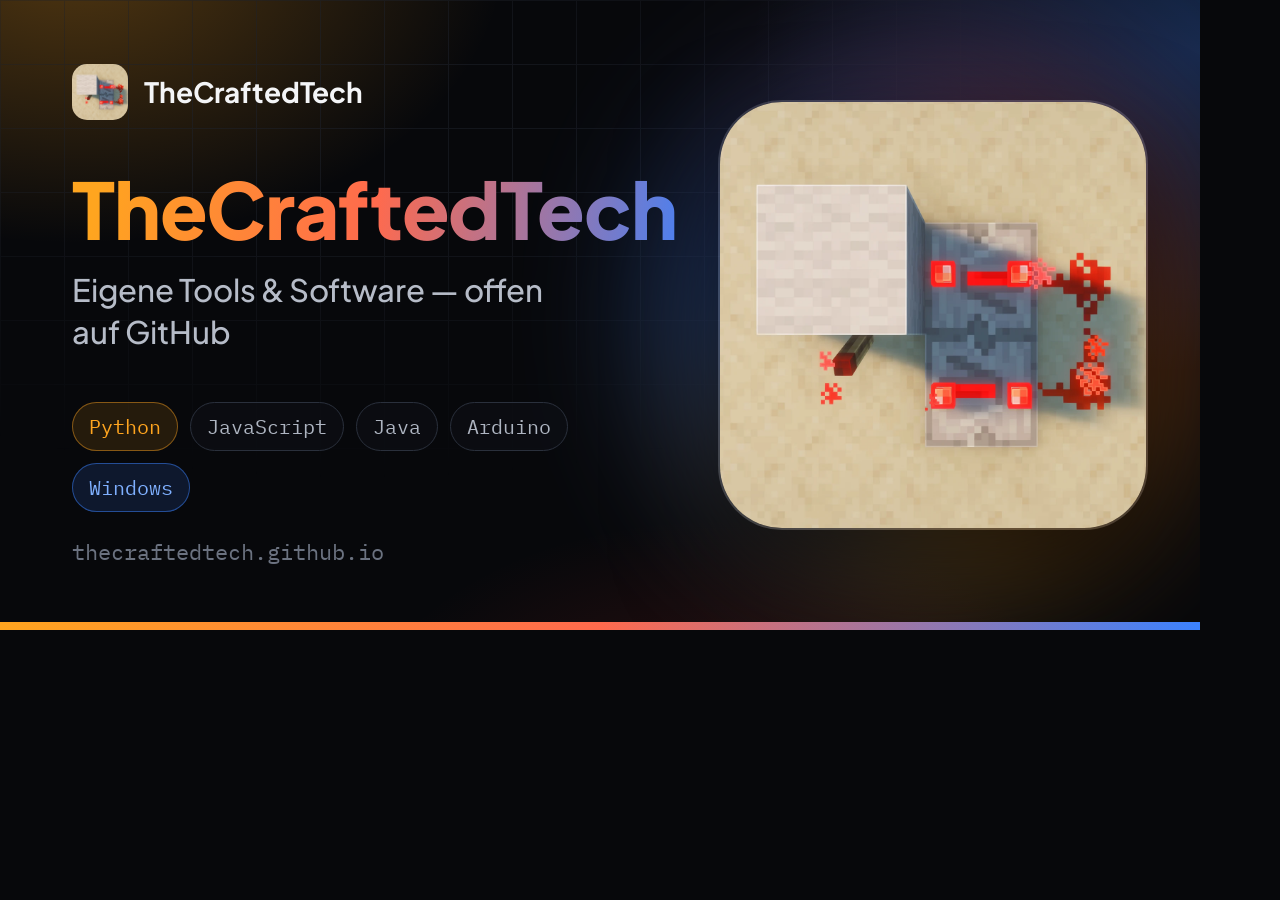
<file: tools/og/og.html>
<!doctype html>
<!--
  Vorlage für die Social-Share-Bilder (1200x630).
  Aufruf: og.html?v=home | projekte | opencue | hometv
  Erzeugt werden die JPGs mit:  python tools/og/make_og.py
-->
<html lang="de">
<head>
<meta charset="utf-8">
<title>OG-Vorlage</title>
<link rel="stylesheet" href="../../assets/css/site.css">
<style>
  html, body { margin: 0; width: 1200px; height: 630px; overflow: hidden; background: #07080b; scroll-behavior: auto; }
  body { position: relative; font-family: var(--font); }
  .canvas { position: relative; width: 1200px; height: 630px; overflow: hidden; background: #07080b; }
  .canvas::before { content: ""; position: absolute; inset: 0;
    background:
      radial-gradient(620px 420px at 6% -8%, rgba(255,165,31,.30), transparent 70%),
      radial-gradient(640px 460px at 100% 8%, rgba(59,130,255,.28), transparent 70%),
      radial-gradient(520px 320px at 60% 118%, rgba(255,59,47,.16), transparent 70%); }
  .canvas::after { content: ""; position: absolute; inset: 0; opacity: .55;
    background-image: linear-gradient(#1e222b 1px, transparent 1px), linear-gradient(90deg, #1e222b 1px, transparent 1px);
    background-size: 64px 64px;
    -webkit-mask-image: radial-gradient(ellipse 80% 70% at 30% 20%, #000 20%, transparent 80%); mask-image: radial-gradient(ellipse 80% 70% at 30% 20%, #000 20%, transparent 80%); }

  .left { position: absolute; z-index: 2; left: 72px; top: 64px; bottom: 60px; width: 540px; display: flex; flex-direction: column; }
  .brand-row { display: flex; align-items: center; gap: 16px; font-weight: 700; font-size: 28px; letter-spacing: -.005em; }
  .brand-row img { width: 56px; height: 56px; border-radius: 15px; }
  .mid { margin-top: auto; margin-bottom: auto; }
  .label { font-size: 20px; font-weight: 700; letter-spacing: .14em; text-transform: uppercase; color: var(--orange); margin: 0 0 14px; }
  .title { font-size: 104px; line-height: 1.02; font-weight: 800; letter-spacing: -.02em; margin: 0 0 20px; }
  .title.small { font-size: 96px; }
  .sub { font-size: 31px; line-height: 1.35; color: #b6bcc8; margin: 0; max-width: 500px; font-weight: 500; }
  .pills { display: flex; gap: 12px; flex-wrap: wrap; margin-bottom: 26px; }
  .pill { font-family: var(--font-mono); font-size: 20px; padding: 7px 16px; border-radius: 999px; border: 1px solid #2a303c; color: #aeb5c1; background: rgba(13,15,20,.7); }
  .pill.o { color: var(--orange); border-color: rgba(255,165,31,.45); background: rgba(255,165,31,.12); }
  .pill.b { color: #7fb0ff; border-color: rgba(59,130,255,.5); background: rgba(59,130,255,.14); }
  .domain { font-family: var(--font-mono); font-size: 22px; color: #6b7280; }

  .vis { position: absolute; z-index: 1; display: none; }
  body[data-v="home"] .v-home, body[data-v="projekte"] .v-projekte, body[data-v="opencue"] .v-opencue, body[data-v="hometv"] .v-hometv { display: block; }
  .only { display: none; }
  body[data-v="home"] .only-home, body[data-v="projekte"] .only-projekte, body[data-v="opencue"] .only-opencue, body[data-v="hometv"] .only-hometv { display: block; }
  .only.flex { display: none; }
  body[data-v="home"] .only-home.flex, body[data-v="projekte"] .only-projekte.flex, body[data-v="opencue"] .only-opencue.flex, body[data-v="hometv"] .only-hometv.flex { display: flex; }

  /* home: big logo */
  .v-home { right: 52px; top: 100px; width: 430px; height: 430px; }
  .v-home::before { content: ""; position: absolute; inset: -60px; border-radius: 50%; background: conic-gradient(from 160deg, rgba(255,165,31,.55), rgba(59,130,255,.55), rgba(255,59,47,.35), rgba(255,165,31,.55)); filter: blur(70px); opacity: .75; }
  .v-home img { position: relative; width: 100%; height: 100%; border-radius: 64px; border: 2px solid rgba(255,255,255,.14); box-shadow: 0 40px 100px rgba(0,0,0,.6); }

  /* OpenCue / projekte: screenshot window */
  .win { position: absolute; border-radius: 18px; border: 1px solid #2a303c; background: #0b0c10; overflow: hidden; box-shadow: 0 50px 110px rgba(0,0,0,.7), 0 0 0 1px rgba(255,165,31,.1), 0 0 120px rgba(255,165,31,.18); }
  .win .bar { display: flex; gap: 9px; padding: 14px 18px; background: #0f1116; border-bottom: 1px solid #1e222b; }
  .win .bar i { width: 13px; height: 13px; border-radius: 50%; background: #2b303a; }
  .win img { display: block; width: 100%; height: auto; }
  .v-opencue { right: -170px; top: 120px; width: 700px; transform: rotate(-5deg); transform-origin: 30% 50%; }
  .v-opencue .win { position: relative; }

  /* Home TV */
  .v-hometv { right: 44px; top: 150px; width: 520px; }
  .v-hometv .tv-screen { border-width: 14px; border-radius: 22px; box-shadow: 0 50px 110px rgba(0,0,0,.7), 0 0 140px rgba(59,130,255,.38); }
  .v-hometv .tv-row { font-size: 17px; padding: 6px 10px; }
  .v-hometv .tv-stand { height: 12px; } .v-hometv .tv-base { height: 7px; }

  /* projekte: two cards */
  .v-projekte { right: 0; top: 0; width: 600px; height: 630px; }
  .v-projekte .win { width: 520px; right: -90px; top: 70px; transform: rotate(-5deg); }
  .v-projekte .tvw { position: absolute; width: 400px; right: 150px; top: 330px; transform: rotate(3deg); }
  .v-projekte .tvw .tv-screen { border-width: 10px; border-radius: 16px; box-shadow: 0 40px 90px rgba(0,0,0,.75), 0 0 110px rgba(59,130,255,.4); }
  .v-projekte .tvw .tv-row { font-size: 13px; padding: 4px 7px; }
  .v-projekte .tvw .tv-stand, .v-projekte .tvw .tv-base { display: none; }

  .bar-accent { position: absolute; left: 0; right: 0; bottom: 0; height: 8px; z-index: 3; background: linear-gradient(90deg, var(--orange), #ff6a4d 50%, var(--blue)); }
</style>
</head>
<body data-v="home">
<div class="canvas">

  <div class="left">
    <div class="brand-row"><img src="../../assets/img/logo-512.png" alt=""><span>TheCraftedTech</span></div>

    <div class="mid">
      <!-- home -->
      <div class="only only-home">
        <h1 class="title" style="font-size:78px;letter-spacing:-.015em"><span class="grad">TheCraftedTech</span></h1>
        <p class="sub">Eigene Tools &amp; Software — offen auf GitHub</p>
      </div>
      <!-- projekte -->
      <div class="only only-projekte">
        <p class="label">Übersicht</p>
        <h1 class="title">Projekte</h1>
        <p class="sub">OpenCue, Home TV und mehr — alles Open Source</p>
      </div>
      <!-- opencue -->
      <div class="only only-opencue">
        <p class="label">Projekt</p>
        <h1 class="title">OpenCue</h1>
        <p class="sub">Open-Source-Lichtstellpult für DMX unter Windows</p>
      </div>
      <!-- hometv -->
      <div class="only only-hometv">
        <p class="label" style="color:#7fb0ff">Projekt</p>
        <h1 class="title">Home&nbsp;TV</h1>
        <p class="sub">Live-TV auf dem Fire TV — direkt von der FRITZ!Box</p>
      </div>
    </div>

    <div class="only only-home flex pills" style="margin-bottom:22px"><span class="pill o">Python</span><span class="pill">JavaScript</span><span class="pill">Java</span><span class="pill">Arduino</span><span class="pill b">Windows</span></div>
    <div class="only only-projekte flex pills" style="margin-bottom:22px"><span class="pill o">OpenCue</span><span class="pill b">Home TV</span><span class="pill">GitHub</span></div>
    <div class="only only-opencue flex pills" style="margin-bottom:22px"><span class="pill o">Windows 10 / 11</span><span class="pill">3D-Simulation</span><span class="pill">GPL-3.0</span></div>
    <div class="only only-hometv flex pills" style="margin-bottom:22px"><span class="pill b">Fire TV</span><span class="pill">SAT&gt;IP</span><span class="pill">MIT</span></div>
    <div class="domain">thecraftedtech.github.io</div>
  </div>

  <div class="vis v-home"><img src="../../assets/img/logo-1200.webp" alt=""></div>

  <div class="vis v-opencue"><div class="win"><div class="bar"><i></i><i></i><i></i></div><img src="../../assets/img/opencue-demo.webp" alt=""></div></div>

  <div class="vis v-hometv">
    <div class="tv-set"><div class="tv-screen">
      <img src="../../assets/img/hometv-banner.png" alt="">
      <div class="tv-ui"><div class="tv-row"><b>1</b> Sender 1</div><div class="tv-row on"><svg class="icon fill" viewBox="0 0 24 24"><path d="m12 2 3.09 6.26L22 9.27l-5 4.87 1.18 6.88L12 17.77l-6.18 3.25L7 14.14 2 9.27l6.91-1.01L12 2Z"/></svg><b>2</b> Sender 2</div><div class="tv-row"><b>3</b> Sender 3</div><div class="tv-row"><b>4</b> Sender 4</div></div>
    </div><div class="tv-stand"></div><div class="tv-base"></div></div>
  </div>

  <div class="vis v-projekte">
    <div class="win"><div class="bar"><i></i><i></i><i></i></div><img src="../../assets/img/opencue-demo.webp" alt=""></div>
    <div class="tvw"><div class="tv-set"><div class="tv-screen">
      <img src="../../assets/img/hometv-banner.png" alt="">
      <div class="tv-ui"><div class="tv-row"><b>1</b> Sender 1</div><div class="tv-row on"><b>2</b> Sender 2</div><div class="tv-row"><b>3</b> Sender 3</div></div>
    </div></div></div>
  </div>

  <div class="bar-accent"></div>
</div>
<script>
  var v = new URLSearchParams(location.search).get('v') || 'home';
  document.body.setAttribute('data-v', v);
</script>
</body>
</html>
</file>
<file: assets/css/site.css>
/* ==========================================================
   TheCraftedTech — shared styles (landing + subpages)
   ========================================================== */

@font-face { font-family: 'Plus Jakarta Sans'; font-weight: 400 800; font-style: normal; font-display: swap; src: url(../fonts/jakarta.woff2) format('woff2'); }
@font-face { font-family: 'IBM Plex Mono'; font-weight: 400; font-style: normal; font-display: swap; src: url(../fonts/plex-mono-400.woff2) format('woff2'); }
@font-face { font-family: 'IBM Plex Mono'; font-weight: 500; font-style: normal; font-display: swap; src: url(../fonts/plex-mono-500.woff2) format('woff2'); }

:root {
  color-scheme: dark;
  --bg: #07080b;
  --bg-2: #0d0f14;
  --card: #11141a;
  --card-hi: #161a22;
  --fg: #f4f5f7;
  --fg-dim: #9aa0ab;
  --fg-faint: #5d636e;
  --line: #1e222b;
  --line-hi: #2a303c;
  --orange: #ffa51f;
  --orange-soft: rgba(255,165,31,.12);
  --blue: #3b82ff;
  --blue-soft: rgba(59,130,255,.13);
  --red: #ff3b2f;
  --red-soft: rgba(255,59,47,.12);
  --radius: 18px;
  --font: 'Plus Jakarta Sans', system-ui, -apple-system, 'Segoe UI', sans-serif;
  --font-mono: 'IBM Plex Mono', ui-monospace, monospace;
}

* { box-sizing: border-box; }
html { scroll-behavior: smooth; scroll-padding-top: 84px; }
body {
  margin: 0;
  background: var(--bg);
  color: var(--fg);
  font-family: var(--font);
  font-size: 16px;
  line-height: 1.65;
  -webkit-font-smoothing: antialiased;
  overflow-x: hidden;
}
img { max-width: 100%; display: block; }
a { color: inherit; }
.wrap { max-width: 1120px; margin: 0 auto; padding: 0 24px; }
.icon { width: 1em; height: 1em; stroke: currentColor; fill: none; stroke-width: 1.8; stroke-linecap: round; stroke-linejoin: round; flex: none; }
.icon.fill { fill: currentColor; stroke: none; }

/* ---------- background glow + grid ---------- */
.bg-glow {
  position: fixed; inset: 0; z-index: -1; pointer-events: none;
  background:
    radial-gradient(700px 420px at 12% -5%, rgba(255,165,31,.14), transparent 70%),
    radial-gradient(700px 480px at 95% 8%, rgba(59,130,255,.13), transparent 70%),
    var(--bg);
}
.bg-grid {
  position: fixed; inset: 0; z-index: -1; pointer-events: none; opacity: .5;
  background-image: linear-gradient(var(--line) 1px, transparent 1px), linear-gradient(90deg, var(--line) 1px, transparent 1px);
  background-size: 64px 64px;
  mask-image: radial-gradient(ellipse 70% 50% at 50% 0%, #000 20%, transparent 75%);
  -webkit-mask-image: radial-gradient(ellipse 70% 50% at 50% 0%, #000 20%, transparent 75%);
}

/* ---------- nav ---------- */
.nav {
  position: sticky; top: 0; z-index: 50;
  backdrop-filter: blur(14px); -webkit-backdrop-filter: blur(14px);
  background: rgba(7,8,11,.72);
  border-bottom: 1px solid var(--line);
}
.nav-inner { display: flex; align-items: center; justify-content: space-between; height: 68px; gap: 16px; }
.brand { display: flex; align-items: center; gap: 12px; text-decoration: none; font-weight: 700; font-size: 17px; letter-spacing: -.005em; }
.brand img { width: 36px; height: 36px; border-radius: 10px; }

.nav-links { display: flex; align-items: center; gap: 4px; }
.nav-links > a {
  font-size: 14.5px; font-weight: 500; text-decoration: none; color: var(--fg-dim);
  padding: 9px 14px; border-radius: 10px;
  display: inline-flex; align-items: center; gap: 6px; transition: color .15s, background .15s;
}
.nav-links > a:hover { color: var(--fg); background: var(--card); }
.nav-links > a[aria-current="page"] { color: var(--fg); background: var(--card); }
.nav-links .btn-nav { color: var(--fg); border: 1px solid var(--line-hi); margin-left: 8px; }
.nav-links .btn-nav:hover { border-color: var(--fg-faint); }

.burger { display: none; width: 42px; height: 42px; border-radius: 11px; border: 1px solid var(--line-hi); background: var(--card); color: var(--fg); cursor: pointer; place-items: center; font-size: 20px; }
@media (max-width: 760px) {
  .burger { display: grid; }
  .nav-links {
    position: absolute; top: 100%; left: 0; right: 0; flex-direction: column; align-items: stretch; gap: 2px;
    padding: 12px 24px 20px; background: rgba(7,8,11,.97); border-bottom: 1px solid var(--line);
    display: none;
  }
  .nav.open .nav-links { display: flex; }
  .nav-links > a { padding: 12px 10px; font-size: 16px; }
  .nav-links .btn-nav { margin: 8px 0 0; justify-content: center; }
}

/* ---------- buttons ---------- */
.btn {
  display: inline-flex; align-items: center; gap: 9px;
  padding: 12px 20px; border-radius: 12px;
  font-weight: 600; font-size: 15px; text-decoration: none;
  border: 1px solid var(--line-hi); background: var(--card); color: var(--fg);
  transition: transform .15s, border-color .15s, background .15s, box-shadow .15s;
}
.btn:hover { transform: translateY(-2px); border-color: var(--fg-faint); background: var(--card-hi); }
.btn .icon { font-size: 17px; }
.btn-primary { background: var(--fg); color: #0a0b0e; border-color: var(--fg); }
.btn-primary:hover { background: #fff; border-color: #fff; box-shadow: 0 8px 30px rgba(255,255,255,.14); }
.btn-orange { background: var(--orange); color: #1a1100; border-color: var(--orange); }
.btn-orange:hover { background: #ffb64a; border-color: #ffb64a; box-shadow: 0 8px 30px rgba(255,165,31,.28); }
.btn-blue { background: var(--blue); color: #fff; border-color: var(--blue); }
.btn-blue:hover { background: #5a96ff; border-color: #5a96ff; box-shadow: 0 8px 30px rgba(59,130,255,.3); }
.actions { display: flex; flex-wrap: wrap; gap: 12px; }

.text-link { display: inline-flex; align-items: center; gap: 6px; font-weight: 600; font-size: 15px; text-decoration: none; color: var(--fg); transition: gap .15s, color .15s; }
.text-link:hover { gap: 10px; color: var(--orange); }
.text-link .icon { font-size: 16px; }

/* ---------- sections ---------- */
section.block { padding-block: 40px 90px; }
.section-head { margin-bottom: 44px; max-width: 640px; }
.section-head.row { max-width: none; display: flex; align-items: flex-end; justify-content: space-between; gap: 24px; flex-wrap: wrap; }
.section-head .kicker { font-size: 13px; font-weight: 600; letter-spacing: .12em; text-transform: uppercase; color: var(--orange); margin: 0 0 12px; }
h2.title { font-weight: 700; font-size: clamp(1.7rem, 3.4vw, 2.4rem); line-height: 1.2; letter-spacing: -.005em; margin: 0 0 12px; text-wrap: balance; }
.section-head p { margin: 0; color: var(--fg-dim); font-size: 17px; }

/* ---------- landing hero ---------- */
.hero { padding-block: 96px 104px; }
.hero-grid { display: grid; grid-template-columns: 1.25fr .75fr; gap: 56px; align-items: center; }
h1 {
  font-weight: 800;
  font-size: clamp(2.4rem, 5.4vw, 4.2rem); line-height: 1.1; letter-spacing: -.012em;
  margin: 0 0 24px; text-wrap: balance;
}
.grad {
  background: linear-gradient(100deg, var(--orange) 5%, #ff6a4d 50%, var(--blue) 105%);
  -webkit-background-clip: text; background-clip: text; color: transparent;
}
.lede { font-size: 19px; color: var(--fg-dim); max-width: 50ch; margin: 0 0 36px; }
.hero-cta { display: flex; flex-wrap: wrap; gap: 12px; }

.profile { position: relative; justify-self: center; width: min(100%, 340px); }
.profile::before {
  content: ""; position: absolute; inset: -30px; z-index: -1; border-radius: 50%;
  background: conic-gradient(from 160deg, rgba(255,165,31,.35), rgba(59,130,255,.35), rgba(255,165,31,.35));
  filter: blur(60px); opacity: .6;
}
.profile-card {
  background: linear-gradient(180deg, var(--card-hi), var(--card));
  border: 1px solid var(--line-hi); border-radius: 28px; padding: 14px; text-align: center;
  box-shadow: 0 30px 80px rgba(0,0,0,.5);
}
.logo-big { width: 100%; height: auto; aspect-ratio: 1; border-radius: 20px; }
.profile-meta { padding: 16px 6px 8px; }
.profile-meta h2 { margin: 0; font-size: 21px; letter-spacing: -.005em; }
.profile-meta p { margin: 2px 0 14px; color: var(--fg-dim); font-size: 13.5px; font-family: var(--font-mono); }
.chips { display: flex; flex-wrap: wrap; justify-content: center; gap: 7px; }
.chip { font-family: var(--font-mono); font-size: 11.5px; padding: 4px 10px; border-radius: 999px; border: 1px solid var(--line-hi); color: var(--fg-dim); background: var(--bg-2); }

@media (max-width: 880px) {
  .hero { padding-block: 56px 64px; }
  .hero-grid { grid-template-columns: 1fr; gap: 48px; }
  .profile { width: min(100%, 300px); }
}

/* ---------- badges ---------- */
.badges { display: flex; flex-wrap: wrap; gap: 8px; }
.badge { font-family: var(--font-mono); font-size: 11.5px; padding: 3px 10px; border-radius: 999px; border: 1px solid var(--line-hi); color: var(--fg-dim); }
.badge.accent-o { color: var(--orange); border-color: rgba(255,165,31,.35); background: var(--orange-soft); }
.badge.accent-b { color: #7fb0ff; border-color: rgba(59,130,255,.4); background: var(--blue-soft); }

/* ---------- project cards (landing + overview) ---------- */
.p-grid { display: grid; grid-template-columns: repeat(2, 1fr); gap: 24px; }
@media (max-width: 860px) { .p-grid { grid-template-columns: 1fr; } }

.p-card {
  position: relative; display: flex; flex-direction: column; overflow: hidden; text-decoration: none;
  background: linear-gradient(180deg, var(--card), var(--bg-2));
  border: 1px solid var(--line); border-radius: 24px;
  transition: border-color .2s, transform .2s, box-shadow .2s;
}
.p-card:hover { border-color: var(--line-hi); transform: translateY(-4px); box-shadow: 0 30px 70px rgba(0,0,0,.45); }
.p-media { position: relative; aspect-ratio: 16 / 9; overflow: hidden; border-bottom: 1px solid var(--line); background: #0b0c10; }
.p-media::after { content: ""; position: absolute; inset: 0; pointer-events: none; background: linear-gradient(180deg, transparent 60%, rgba(13,15,20,.6)); }
.p-media > img { width: 100%; height: 100%; object-fit: cover; object-position: left top; transition: transform .5s ease; }
.p-card:hover .p-media > img { transform: scale(1.03); }
.p-media.tvbg { display: grid; place-items: center; background: radial-gradient(ellipse at 50% 60%, rgba(59,130,255,.22), transparent 70%), #080b12; }
.p-media.tvbg .tv-set { width: 70%; }
.p-body { padding: 26px 28px 28px; display: flex; flex-direction: column; flex: 1; }
.p-head { display: flex; align-items: center; gap: 14px; margin-bottom: 14px; }
.p-logo { width: 46px; height: 46px; border-radius: 12px; border: 1px solid var(--line-hi); background: #000; flex: none; }
.p-head h3 { margin: 0 0 5px; font-size: 1.4rem; line-height: 1.1; letter-spacing: -.005em; }
.p-tagline { margin: 0 0 18px; color: var(--fg-dim); font-size: 15.5px; }
.p-points { list-style: none; padding: 0; margin: 0 0 22px; display: grid; gap: 8px; font-size: 14.5px; color: var(--fg-dim); }
.p-points li { display: flex; gap: 10px; align-items: flex-start; }
.p-points .icon { color: var(--orange); margin-top: 4px; font-size: 14px; }
.p-card.tv .p-points .icon { color: #7fb0ff; }
.p-more { margin-top: auto; display: flex; align-items: center; justify-content: space-between; gap: 12px; color: var(--fg); font-weight: 600; font-size: 15px; }
.p-more .arrow { width: 36px; height: 36px; border-radius: 50%; border: 1px solid var(--line-hi); display: grid; place-items: center; font-size: 16px; transition: background .2s, color .2s, border-color .2s; }
.p-card:hover .p-more .arrow { background: var(--fg); color: #0a0b0e; border-color: var(--fg); }

.p-soon { grid-column: 1 / -1; display: flex; flex-wrap: wrap; align-items: center; gap: 8px 20px; padding: 26px 30px; border: 1px dashed var(--line-hi); border-radius: 24px; color: var(--fg-dim); }
.p-soon .s-text { flex: 1; min-width: 220px; display: grid; gap: 2px; }
.p-soon .s-icon { width: 52px; height: 52px; border-radius: 14px; display: grid; place-items: center; font-size: 24px; background: rgba(255,255,255,.05); border: 1px solid var(--line-hi); color: var(--fg-dim); flex: none; }
.p-soon b { color: var(--fg); font-size: 17px; }
.p-soon .s-text span { font-size: 14.5px; }

/* ---------- approach ---------- */
.values { display: grid; grid-template-columns: repeat(3, 1fr); gap: 18px; }
@media (max-width: 860px) { .values { grid-template-columns: 1fr; } }
.value { padding: 28px; border: 1px solid var(--line); border-radius: var(--radius); background: var(--card); transition: border-color .2s, transform .2s; }
.value:hover { border-color: var(--line-hi); transform: translateY(-3px); }
.value .v-icon { width: 48px; height: 48px; border-radius: 13px; display: grid; place-items: center; font-size: 24px; margin-bottom: 18px; background: linear-gradient(135deg, var(--orange-soft), var(--blue-soft)); color: var(--fg); border: 1px solid var(--line-hi); }
.value h3 { font-size: 19px; margin: 0 0 8px; letter-spacing: -.005em; }
.value p { margin: 0; color: var(--fg-dim); font-size: 15px; }

/* ---------- cta with stage beams ---------- */
.cta {
  position: relative; isolation: isolate; overflow: hidden; text-align: center;
  padding: 96px 28px 72px; border-radius: 28px; border: 1px solid var(--line-hi);
  background: linear-gradient(180deg, #0a0c11, #07080b);
}
.cta .stage { position: absolute; inset: 0; z-index: -1; }
.cta .truss { position: absolute; top: 22px; left: 8%; right: 8%; height: 1px; background: linear-gradient(90deg, transparent, var(--line-hi) 12%, var(--line-hi) 88%, transparent); }
.beam {
  position: absolute; top: 22px; left: var(--x); width: 46%; height: 150%; margin-left: -23%;
  transform-origin: 50% 0; transform: rotate(var(--r));
  background: linear-gradient(180deg, var(--c) 0%, transparent 78%);
  clip-path: polygon(48.5% 0, 51.5% 0, 100% 100%, 0 100%);
  opacity: .42; filter: blur(5px);
  animation: sway var(--d) ease-in-out infinite alternate;
}
.lamp { position: absolute; top: 18px; left: var(--x); width: 9px; height: 9px; margin-left: -4.5px; border-radius: 50%; background: var(--c2); box-shadow: 0 0 14px 3px var(--c2); }
@keyframes sway { from { transform: rotate(calc(var(--r) - 5deg)); } to { transform: rotate(calc(var(--r) + 5deg)); } }
.cta .floor { position: absolute; left: -10%; right: -10%; bottom: -80px; height: 180px; background: radial-gradient(ellipse at 50% 100%, rgba(255,165,31,.28), rgba(59,130,255,.16) 45%, transparent 70%); filter: blur(10px); }
.cta .grid {
  position: absolute; inset: 0; opacity: .5;
  background-image: linear-gradient(var(--line) 1px, transparent 1px), linear-gradient(90deg, var(--line) 1px, transparent 1px);
  background-size: 48px 48px;
  mask-image: linear-gradient(180deg, transparent, #000 70%); -webkit-mask-image: linear-gradient(180deg, transparent, #000 70%);
}
.cta h2 { font-size: clamp(1.7rem, 3.4vw, 2.4rem); font-weight: 700; letter-spacing: -.005em; margin: 0 0 12px; text-shadow: 0 2px 30px rgba(0,0,0,.6); }
.cta p { color: #b3b9c4; margin: 0 auto 30px; max-width: 46ch; font-size: 17px; text-shadow: 0 2px 24px rgba(0,0,0,.7); }
.cta .actions { justify-content: center; }
@media (max-width: 640px) { .cta { padding: 80px 20px 52px; } }

/* ---------- TV mockup (shared) ---------- */
.tv-set { width: 100%; }
.tv-screen {
  position: relative; aspect-ratio: 16/9; border-radius: 14px; overflow: hidden;
  border: 10px solid #1a1e27; outline: 1px solid var(--line-hi);
  box-shadow: 0 30px 80px rgba(0,0,0,.55), 0 0 90px rgba(59,130,255,.18);
  background: #0d111c;
}
.tv-screen img { width: 68%; height: 100%; object-fit: contain; object-position: center; background: #0d111c; }
.tv-screen .tv-ui {
  position: absolute; right: 0; top: 0; bottom: 0; width: 32%;
  background: #080b12; border-left: 1px solid rgba(59,130,255,.25);
  padding: 12px 10px; display: flex; flex-direction: column; gap: 6px; justify-content: center;
}
.tv-row { white-space: nowrap; display: flex; align-items: center; gap: 7px; font-family: var(--font-mono); font-size: clamp(7px, 1.1vw, 11px); color: #aab2c2; padding: 4px 7px; border-radius: 5px; }
.tv-row b { color: #fff; font-weight: 500; }
.tv-row.on { background: rgba(59,130,255,.28); outline: 1px solid rgba(59,130,255,.6); }
.tv-row .icon { font-size: 1.2em; color: #ffcf4d; }
.tv-stand { width: 28%; height: 9px; margin: 0 auto; background: #1a1e27; border-radius: 0 0 8px 8px; }
.tv-base { width: 46%; height: 5px; margin: 0 auto; background: #232834; border-radius: 4px; }
.p-media.tvbg .tv-screen { border-width: 6px; box-shadow: 0 20px 50px rgba(0,0,0,.5), 0 0 60px rgba(59,130,255,.2); }
.p-media.tvbg .tv-ui { padding: 6px 5px; gap: 3px; }
.p-media.tvbg .tv-stand, .p-media.tvbg .tv-base { display: none; }

/* ---------- subpages ---------- */
.crumbs { display: flex; align-items: center; gap: 8px; font-size: 14px; color: var(--fg-faint); margin-bottom: 28px; flex-wrap: wrap; }
.crumbs a { text-decoration: none; color: var(--fg-dim); transition: color .15s; }
.crumbs a:hover { color: var(--fg); }
.crumbs .icon { font-size: 13px; }

.page-hero { padding-block: 56px 48px; }
.page-hero h1 { font-size: clamp(2.1rem, 4.4vw, 3.2rem); margin-bottom: 16px; }
.page-hero .lede { margin-bottom: 0; }

.proj-hero { padding-block: 48px 40px; position: relative; }
.proj-hero .p-head { gap: 18px; margin-bottom: 20px; }
.proj-hero .p-logo { width: 64px; height: 64px; border-radius: 16px; }
.proj-hero h1 { font-size: clamp(2.2rem, 4.6vw, 3.4rem); margin: 0 0 8px; }
.proj-hero .tagline { font-size: clamp(1.1rem, 2vw, 1.35rem); font-weight: 600; margin: 0 0 14px; max-width: 46ch; letter-spacing: -.005em; text-wrap: balance; }
.proj-hero .lede { font-size: 17px; margin-bottom: 30px; max-width: 62ch; }
.proj-hero::before { content: ""; position: absolute; width: 560px; height: 560px; top: -280px; right: -120px; border-radius: 50%; filter: blur(120px); opacity: .6; z-index: -1; pointer-events: none; }
.proj-hero.oc::before { background: var(--orange-soft); }
.proj-hero.tv::before { background: var(--blue-soft); }

.window { margin: 0; border-radius: 14px; border: 1px solid var(--line-hi); background: #0b0c10; overflow: hidden; box-shadow: 0 40px 90px rgba(0,0,0,.55), 0 0 0 1px rgba(255,165,31,.06); }
.window-bar { display: flex; align-items: center; gap: 8px; padding: 11px 16px; border-bottom: 1px solid var(--line); background: #0f1116; }
.window-bar i { width: 11px; height: 11px; border-radius: 50%; background: #2b303a; }
.window-bar span { margin-left: 10px; font-family: var(--font-mono); font-size: 12px; color: var(--fg-faint); }
.window img { width: 100%; height: auto; }
.showcase { max-width: 620px; margin: 0 auto; }
.showcase .tv-row { font-size: clamp(8px, 2.4vw, 11px); }

.sub-block { padding-block: 48px 0; }
.sub-block h2 { font-size: clamp(1.4rem, 2.6vw, 1.8rem); font-weight: 700; letter-spacing: -.005em; margin: 0 0 24px; }

.facts { display: grid; grid-template-columns: repeat(3, 1fr); gap: 14px; margin: 0; }
@media (max-width: 860px) { .facts { grid-template-columns: repeat(2, 1fr); } }
@media (max-width: 520px) { .facts { grid-template-columns: 1fr; } }
.fact { padding: 18px 20px; border: 1px solid var(--line); border-radius: 14px; background: var(--card); }
.fact dt { font-size: 12.5px; letter-spacing: .08em; text-transform: uppercase; color: var(--fg-faint); font-weight: 600; margin: 0 0 6px; }
.fact dd { margin: 0; font-size: 15.5px; font-weight: 500; line-height: 1.45; }

.features { list-style: none; padding: 0; margin: 0; display: grid; grid-template-columns: repeat(3, 1fr); gap: 14px; }
.features li { display: flex; gap: 14px; padding: 18px; border: 1px solid var(--line); border-radius: 14px; background: rgba(17,20,26,.7); transition: border-color .2s, transform .2s; }
.features li:hover { border-color: var(--line-hi); transform: translateY(-2px); }
.f-icon { width: 40px; height: 40px; border-radius: 11px; display: grid; place-items: center; font-size: 20px; flex: none; }
.oc .f-icon { background: var(--orange-soft); color: var(--orange); }
.tv .f-icon { background: var(--blue-soft); color: #7fb0ff; }
.features b { display: block; font-size: 15px; line-height: 1.3; margin-bottom: 2px; }
.features div span { font-size: 13.5px; color: var(--fg-dim); line-height: 1.5; display: block; }
@media (max-width: 960px) { .features { grid-template-columns: repeat(2, 1fr); } }
@media (max-width: 560px) { .features { grid-template-columns: 1fr; } }

.steps { list-style: none; padding: 0; margin: 0; display: grid; gap: 14px; counter-reset: step; }
.steps li { counter-increment: step; display: flex; gap: 18px; padding: 20px 22px; border: 1px solid var(--line); border-radius: 14px; background: var(--card); }
.steps li::before { content: counter(step); flex: none; width: 34px; height: 34px; border-radius: 50%; display: grid; place-items: center; font-weight: 700; font-size: 15px; background: var(--orange-soft); color: var(--orange); border: 1px solid rgba(255,165,31,.3); }
.tv .steps li::before, .steps.blue li::before { background: var(--blue-soft); color: #7fb0ff; border-color: rgba(59,130,255,.4); }
.steps b { display: block; margin-bottom: 2px; }
.steps span { color: var(--fg-dim); font-size: 15px; display: block; }
.steps code, .note code { font-family: var(--font-mono); font-size: 13px; background: var(--bg-2); border: 1px solid var(--line-hi); padding: 2px 7px; border-radius: 6px; color: var(--fg); }
pre.code { margin: 10px 0 0; padding: 14px 16px; background: #090a0e; border: 1px solid var(--line-hi); border-radius: 10px; overflow-x: auto; font-family: var(--font-mono); font-size: 13px; line-height: 1.6; color: #cfd4de; }

.note { display: flex; gap: 14px; padding: 18px 20px; border-radius: 14px; border: 1px solid rgba(59,130,255,.3); background: var(--blue-soft); color: #c9d8f5; font-size: 15px; }
.note .icon { font-size: 22px; color: #7fb0ff; margin-top: 2px; }
.note b { color: var(--fg); }

.pager { display: flex; justify-content: space-between; align-items: center; gap: 16px; flex-wrap: wrap; margin-top: 72px; padding-top: 28px; border-top: 1px solid var(--line); }
.pager a { display: inline-flex; align-items: center; gap: 10px; text-decoration: none; font-weight: 600; color: var(--fg-dim); transition: color .15s; }
.pager a:hover { color: var(--fg); }
.pager small { display: block; font-size: 12.5px; font-weight: 500; color: var(--fg-faint); }
.pager .next { text-align: right; }

/* ---------- footer ---------- */
footer { margin-top: 96px; border-top: 1px solid var(--line); background: linear-gradient(180deg, transparent, rgba(13,15,20,.8)); }
.foot-grid { display: grid; grid-template-columns: 1.6fr 1fr 1fr; gap: 40px; padding-block: 56px 40px; }
.foot-brand .brand { margin-bottom: 14px; }
.foot-brand p { color: var(--fg-dim); font-size: 14.5px; margin: 0 0 18px; max-width: 34ch; }
.social { display: flex; gap: 10px; }
.social a { width: 40px; height: 40px; display: grid; place-items: center; border-radius: 11px; border: 1px solid var(--line-hi); background: var(--card); font-size: 18px; transition: border-color .15s, background .15s, transform .15s; }
.social a:hover { border-color: var(--fg-faint); background: var(--card-hi); transform: translateY(-2px); }
footer h4 { margin: 4px 0 16px; font-size: 13px; letter-spacing: .1em; text-transform: uppercase; color: var(--fg-faint); font-weight: 600; }
footer ul { list-style: none; margin: 0; padding: 0; display: grid; gap: 10px; }
footer ul a { text-decoration: none; color: var(--fg-dim); font-size: 14.5px; transition: color .15s; }
footer ul a:hover { color: var(--fg); }
.foot-bottom { border-top: 1px solid var(--line); color: var(--fg-faint); font-size: 13.5px; }
.foot-bottom .wrap { padding-block: 22px; display: flex; flex-wrap: wrap; gap: 12px 24px; justify-content: space-between; align-items: center; }
.foot-bottom a { text-decoration: none; }
.foot-bottom a:hover { color: var(--fg); }
@media (max-width: 760px) { .foot-grid { grid-template-columns: 1fr 1fr; } .foot-brand { grid-column: 1 / -1; } }

/* ---------- reveal + a11y ---------- */
.js .reveal { opacity: 0; transform: translateY(22px); transition: opacity .7s ease, transform .7s ease; }
.js .reveal.in { opacity: 1; transform: none; }

a:focus-visible, .btn:focus-visible, button:focus-visible { outline: 2px solid var(--orange); outline-offset: 3px; }
@media (prefers-reduced-motion: reduce) {
  html { scroll-behavior: auto; }
  * { transition: none !important; }
  .beam { animation: none; }
  .js .reveal { opacity: 1; transform: none; }
}

/* ==========================================================
   Interaction layer: nav actions, share menu, toast, lightbox,
   code copy, progress bar, spotlight, tilt
   ========================================================== */

/* nav layout with share button */
.nav-right { display: flex; align-items: center; gap: 8px; }
.icon-btn {
  width: 42px; height: 42px; border-radius: 11px; border: 1px solid var(--line-hi);
  background: var(--card); color: var(--fg); cursor: pointer; display: grid; place-items: center; font-size: 19px;
  transition: border-color .15s, background .15s, transform .15s;
}
.icon-btn:hover { border-color: var(--fg-faint); background: var(--card-hi); transform: translateY(-1px); }
.icon-btn[aria-expanded="true"] { background: var(--fg); color: #0a0b0e; border-color: var(--fg); }
.nav { transition: background .2s, border-color .2s, box-shadow .2s; }
.nav.scrolled { background: rgba(7,8,11,.88); box-shadow: 0 10px 40px rgba(0,0,0,.35); }
.progress { position: absolute; left: 0; right: 0; bottom: -1px; height: 2px; pointer-events: none; }
.progress i { display: block; height: 100%; transform-origin: 0 50%; transform: scaleX(0); background: linear-gradient(90deg, var(--orange), #ff6a4d 55%, var(--blue)); }

/* share popover */
.share-backdrop { position: fixed; inset: 0; z-index: 80; background: rgba(0,0,0,.5); opacity: 0; transition: opacity .18s; }
.share-backdrop.open { opacity: 1; }
@media (min-width: 561px) { .share-backdrop { background: transparent; } }
.share {
  position: fixed; z-index: 90; width: 380px; max-width: calc(100vw - 24px);
  background: rgba(17,20,26,.98); border: 1px solid var(--line-hi); border-radius: 20px; padding: 16px;
  box-shadow: 0 30px 80px rgba(0,0,0,.65);
  opacity: 0; transform: translateY(-8px) scale(.98); transform-origin: 100% 0; transition: opacity .18s, transform .18s;
}
.share.open { opacity: 1; transform: none; }
.share[hidden], .share-backdrop[hidden], .lightbox[hidden] { display: none; }
.share-head { display: flex; align-items: center; justify-content: space-between; margin-bottom: 12px; }
.share-head b { font-size: 16px; }
.share-close { width: 32px; height: 32px; border-radius: 9px; border: 0; background: transparent; color: var(--fg-dim); cursor: pointer; display: grid; place-items: center; font-size: 18px; }
.share-close:hover { background: var(--card-hi); color: var(--fg); }
.share-preview { border: 1px solid var(--line-hi); border-radius: 14px; overflow: hidden; background: var(--bg-2); margin-bottom: 14px; }
.share-preview img { width: 100%; aspect-ratio: 1200 / 630; object-fit: cover; display: block; border-bottom: 1px solid var(--line); }
.share-meta { padding: 10px 14px 12px; }
.share-meta b { display: block; font-size: 14px; line-height: 1.35; }
.share-meta small { display: block; color: var(--fg-faint); font-size: 12.5px; font-family: var(--font-mono); margin-top: 2px; white-space: nowrap; overflow: hidden; text-overflow: ellipsis; }
.share-grid { display: grid; grid-template-columns: repeat(3, 1fr); gap: 8px; margin-bottom: 14px; }
.share-item {
  display: flex; flex-direction: column; align-items: center; gap: 8px; padding: 12px 6px; border-radius: 14px;
  border: 1px solid var(--line); background: var(--card); color: var(--fg); text-decoration: none; cursor: pointer;
  font: inherit; font-size: 12.5px; font-weight: 500; transition: transform .15s, border-color .15s, background .15s;
}
.share-item:hover { transform: translateY(-2px); border-color: var(--line-hi); background: var(--card-hi); }
.share-item .s-ico { width: 40px; height: 40px; border-radius: 12px; display: grid; place-items: center; font-size: 20px; background: rgba(255,255,255,.06); }
.share-item.wa .s-ico { background: rgba(37,211,102,.16); color: #4ade80; }
.share-item.tg .s-ico { background: rgba(42,171,238,.16); color: #5cc3f5; }
.share-item.x .s-ico { background: rgba(255,255,255,.1); color: #fff; font-size: 17px; }
.share-item.li .s-ico { background: rgba(10,102,194,.22); color: #6aa9ee; }
.share-item.ml .s-ico { background: var(--orange-soft); color: var(--orange); }
.share-item.native .s-ico { background: linear-gradient(135deg, var(--orange-soft), var(--blue-soft)); }
.share-link { display: flex; gap: 8px; }
.share-link input { flex: 1; min-width: 0; background: var(--bg-2); border: 1px solid var(--line-hi); border-radius: 11px; color: var(--fg-dim); padding: 10px 12px; font: inherit; font-family: var(--font-mono); font-size: 12.5px; }
.share-link input:focus { outline: 2px solid var(--orange); outline-offset: 1px; color: var(--fg); }
.btn-copy { display: inline-flex; align-items: center; gap: 7px; padding: 0 14px; border-radius: 11px; border: 1px solid var(--fg); background: var(--fg); color: #0a0b0e; font: inherit; font-weight: 600; font-size: 14px; cursor: pointer; transition: transform .15s; }
.btn-copy:hover { transform: translateY(-1px); }
@media (max-width: 560px) {
  .share { left: 0; right: 0; bottom: 0; top: auto; width: auto; max-width: none; border-radius: 22px 22px 0 0; padding: 18px 16px 22px; transform: translateY(24px); transform-origin: 50% 100%; }
  .share.open { transform: none; }
}

/* toast */
.toast {
  position: fixed; left: 50%; bottom: 28px; z-index: 120; display: flex; align-items: center; gap: 10px;
  padding: 12px 18px; border-radius: 12px; background: #f4f5f7; color: #0a0b0e; font-weight: 600; font-size: 14.5px;
  box-shadow: 0 16px 50px rgba(0,0,0,.5); transform: translate(-50%, 20px); opacity: 0; pointer-events: none; transition: opacity .2s, transform .2s;
}
.toast.show { opacity: 1; transform: translate(-50%, 0); }
.toast .icon { font-size: 18px; color: #16a34a; }

/* lightbox */
.lightbox { position: fixed; inset: 0; z-index: 110; display: grid; place-items: center; padding: 28px; background: rgba(4,5,8,.92); backdrop-filter: blur(6px); opacity: 0; transition: opacity .2s; cursor: zoom-out; }
.lightbox.open { opacity: 1; }
.lightbox img { max-width: min(1500px, 100%); max-height: 100%; border-radius: 12px; box-shadow: 0 40px 120px rgba(0,0,0,.7); }
.lb-close { position: absolute; top: 18px; right: 18px; width: 44px; height: 44px; border-radius: 12px; border: 1px solid var(--line-hi); background: var(--card); color: var(--fg); cursor: pointer; display: grid; place-items: center; font-size: 20px; }
.no-scroll { overflow: hidden; }
[data-zoom] { cursor: zoom-in; }
.zoom-hint { position: absolute; right: 14px; bottom: 14px; display: inline-flex; align-items: center; gap: 7px; padding: 7px 12px; border-radius: 999px; background: rgba(7,8,11,.78); border: 1px solid var(--line-hi); color: var(--fg); font-size: 13px; font-weight: 600; pointer-events: none; opacity: 0; transform: translateY(6px); transition: opacity .2s, transform .2s; backdrop-filter: blur(6px); }
.window:hover .zoom-hint, .window:focus-within .zoom-hint { opacity: 1; transform: none; }
@media (hover: none) { .zoom-hint { opacity: 1; transform: none; } }

/* code copy */
.code-wrap { position: relative; }
.code-copy { position: absolute; top: 20px; right: 10px; display: inline-flex; align-items: center; gap: 6px; padding: 6px 10px; border-radius: 8px; border: 1px solid var(--line-hi); background: var(--card); color: var(--fg-dim); font: inherit; font-size: 12.5px; font-weight: 600; cursor: pointer; transition: color .15s, border-color .15s, background .15s; }
.code-copy:hover { color: var(--fg); border-color: var(--fg-faint); }
.code-copy.done { color: #4ade80; border-color: rgba(74,222,128,.4); }
.code-wrap pre.code { padding-right: 110px; }

/* spotlight on cards */
.spot { position: relative; }
.spot::before {
  content: ""; position: absolute; inset: 0; border-radius: inherit; pointer-events: none; z-index: 2; opacity: 0; transition: opacity .25s;
  background: radial-gradient(360px circle at var(--mx, 50%) var(--my, 50%), rgba(255,255,255,.07), transparent 65%);
}
.spot:hover::before { opacity: 1; }

/* profile tilt */
.profile { perspective: 900px; }
.profile-card { transition: transform .25s ease; will-change: transform; }

/* Home TV card hover parity with OpenCue card */
.p-media.tvbg .tv-set { transition: transform .5s ease; }
.p-card:hover .p-media.tvbg .tv-set { transform: scale(1.07); }

/* Home TV demo rows */
.showcase .tv-row { cursor: pointer; transition: background .15s; }
.showcase .tv-row:hover:not(.on) { background: rgba(59,130,255,.12); }

@media (prefers-reduced-motion: reduce) { .p-card:hover .p-media.tvbg .tv-set, .p-card:hover .p-media > img { transform: none; } }
</file>
